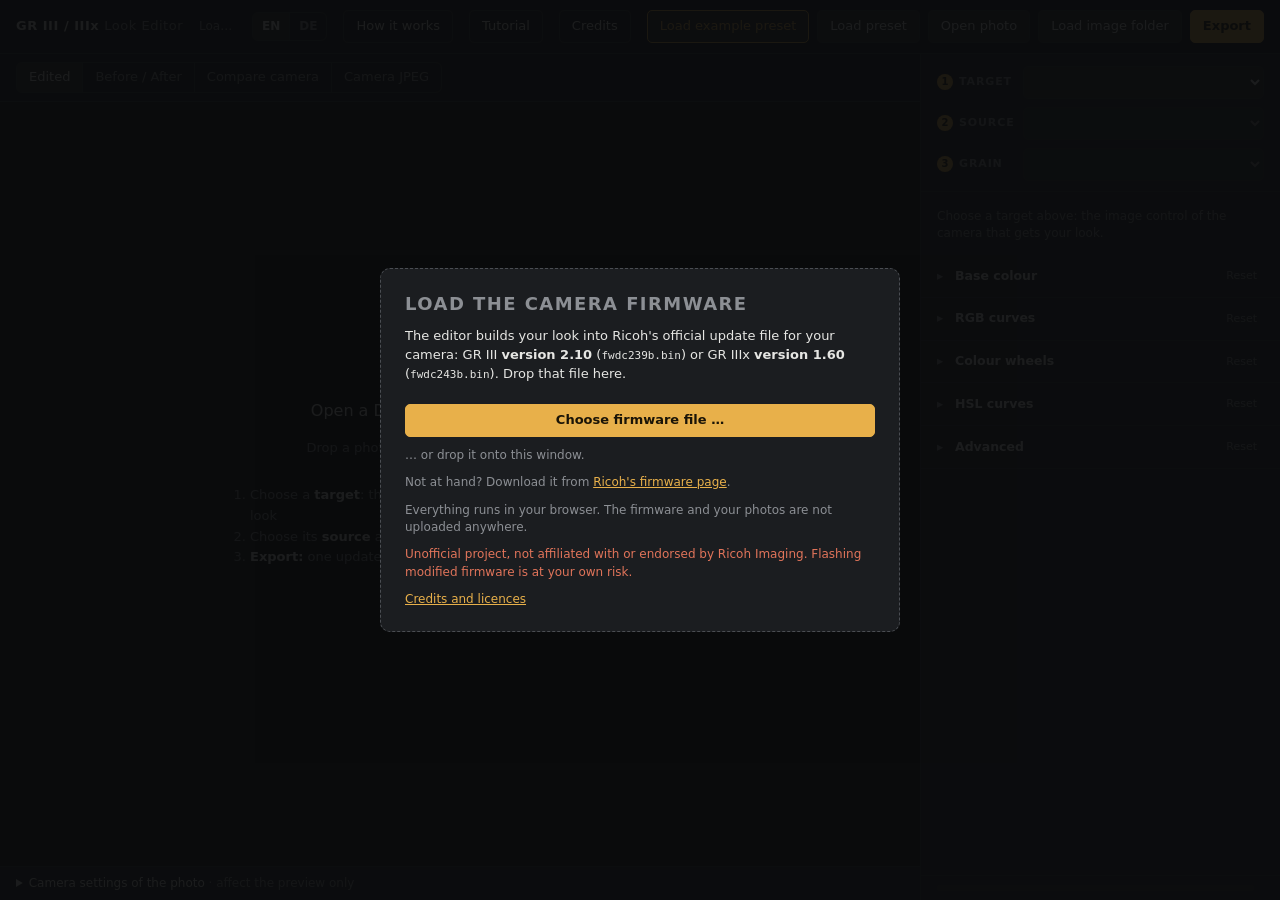
<file: editor/static/index.html>
<!doctype html>
<html lang="en">
<head>
<meta charset="utf-8">
<meta name="viewport" content="width=device-width, initial-scale=1">
<title>GR III / IIIx Look Editor</title>
<link rel="stylesheet" href="style.css">
<link rel="icon" href="data:,">
</head>
<body>
<header>
  <div class="brand">GR III / IIIx <span>Look Editor</span> <b class="beta" id="beta-badge" hidden>Beta</b></div>
  <div class="fw" id="fw-info">Loading firmware …</div>
  <div class="seg lang" id="lang" role="group" aria-label="Language">
    <button data-lang="en" type="button">EN</button><button data-lang="de" type="button">DE</button>
  </div>
  <button class="btn ghost" id="help-open" type="button" data-i18n="help_open">How it works</button>
  <a class="btn ghost" href="tutorial.html" data-i18n="tutorial">Tutorial</a>
  <button class="btn ghost credits-open" type="button" data-i18n="credits">Credits</button>
  <div class="open">
    <button class="btn accent" id="example-preset" type="button" data-i18n="example_preset">Load example preset</button>
    <label class="btn">
      <span data-i18n="load_preset">Load preset</span>
      <input type="file" id="head-preset-file" accept=".json,application/json" hidden>
    </label>
    <label class="btn">
      <span data-i18n="open_photo">Open photo</span>
      <input type="file" id="file" accept=".dng,.DNG,.json" hidden>
    </label>
    <button class="btn" id="folder-open" type="button"
      data-i18n="load_folder" data-i18n-title="load_folder_t">Load image folder</button>
    <input type="file" id="folder-file" webkitdirectory hidden>
    <button class="btn primary" id="export-open" type="button">Export</button>
  </div>
</header>
<div class="notice" id="notice" hidden>
  <span id="notice-text"></span>
  <button class="btn ghost" id="notice-close" type="button" aria-label="Close">×</button>
</div>

<main>
  <section class="stage">
    <div class="toolbar">
      <div class="seg" id="modes">
        <button data-mode="edit" class="on" data-i18n="mode_edit" data-i18n-title="mode_edit_t">Edited</button>
        <button data-mode="ab" data-i18n="mode_ab" data-i18n-title="mode_ab_t">Before / After</button>
        <button data-mode="camera" data-i18n="mode_camera" data-i18n-title="mode_camera_t">Compare camera</button>
        <button data-mode="jpeg" data-i18n="mode_jpeg" data-i18n-title="mode_jpeg_t">Camera JPEG</button>
      </div>
      <div class="shot" id="shot-info"></div>
    </div>
    <div class="canvas-wrap" id="wrap">
      <canvas id="view"></canvas>
      <canvas class="cover" id="preview-cover" hidden></canvas>
      <div class="split" id="split" hidden><div class="grip"></div></div>
      <div class="labels" id="labels" hidden><span id="label-l"></span><span id="label-r"></span></div>
      <div class="empty" id="empty">
        <p class="big" data-i18n="empty_title">Open a DNG from your GR III / GR IIIx</p>
        <p data-i18n-html="empty_drop"></p>
        <ol class="steps">
          <li data-i18n-html="empty_s1"></li>
          <li data-i18n-html="empty_s2"></li>
          <li data-i18n-html="empty_s3"></li>
        </ol>
      </div>
      <div class="busy" id="busy" hidden data-i18n="busy">Loading photo …</div>
    </div>
    <div class="filmstrip" id="filmstrip" hidden>
      <div class="strip" id="strip"></div>
    </div>
    <details class="drawer" id="shot-drawer">
      <summary><span data-i18n="drawer">Camera settings of the photo</span> <span class="muted" data-i18n="drawer_hint">· affect the preview only</span></summary>
      <div class="drawer-grid">
        <div class="slider"><label for="p-saturation"><span data-i18n="p_saturation">Saturation</span> <output id="p-saturation-out">0</output></label>
          <input type="range" id="p-saturation" min="-4" max="4" step="1" value="0"></div>
        <div class="slider"><label for="p-hue" data-i18n-title="p_hue_t"><span data-i18n="p_hue">Hue</span> <output id="p-hue-out">0</output></label>
          <input type="range" id="p-hue" min="-4" max="4" step="1" value="0"></div>
        <div class="slider"><label for="p-key"><span data-i18n="p_key">High/Low Key</span> <output id="p-key-out">0</output></label>
          <input type="range" id="p-key" min="-4" max="4" step="1" value="0"></div>
        <div class="slider"><label for="p-contrast"><span data-i18n="p_contrast">Contrast</span> <output id="p-contrast-out">0</output></label>
          <input type="range" id="p-contrast" min="-4" max="4" step="1" value="0"></div>
        <div class="slider"><label for="p-highlight"><span data-i18n="p_highlight">Highlight contrast</span> <output id="p-highlight-out">0</output></label>
          <input type="range" id="p-highlight" min="-4" max="4" step="1" value="0"></div>
        <div class="slider"><label for="p-shadowcorr" data-i18n-title="p_shadowcorr_t"><span data-i18n="p_shadowcorr">Shadow correction</span></label>
          <select id="p-shadowcorr">
            <option value="0" data-i18n="sc_off">Off</option><option value="1" data-i18n="sc_low">Low</option>
            <option value="2" data-i18n="sc_medium">Medium</option><option value="3" data-i18n="sc_strong">Strong</option>
          </select></div>
        <div class="slider"><label for="p-shadow"><span data-i18n="p_shadow">Shadow contrast</span> <output id="p-shadow-out">0</output></label>
          <input type="range" id="p-shadow" min="-4" max="4" step="1" value="0"></div>
        <div class="slider"><label for="ev"><span data-i18n="p_ev">Exposure</span> <output id="ev-out">0.0 EV</output></label>
          <input type="range" id="ev" min="-3" max="3" step="0.1" value="0"></div>
        <div class="slider"><label for="wb-k" data-i18n-title="p_wb_t"><span data-i18n="p_wb_k">Colour temperature</span> <output id="wb-k-out">as shot</output></label>
          <input type="range" class="grad" id="wb-k" min="2500" max="10000" step="10" value="5200"></div>
        <div class="slider"><label for="wb-ab" data-i18n-title="p_wb_t"><span data-i18n="p_wb_ab">Blue – Amber</span> <output id="wb-ab-out">0</output></label>
          <input type="range" class="grad" id="wb-ab" min="-14" max="14" step="1" value="0"></div>
        <div class="slider"><label for="wb-gm" data-i18n-title="p_wb_t"><span data-i18n="p_wb_gm">Green – Magenta</span> <output id="wb-gm-out">0</output></label>
          <input type="range" class="grad" id="wb-gm" min="-14" max="14" step="1" value="0"></div>
        <button class="btn" id="wb-reset" data-i18n="wb_reset">White balance as shot</button>
        <button class="btn" id="load-shot" data-i18n="load_shot" disabled>Load preview settings from DNG</button>
        <label class="check"><input type="checkbox" id="vignette" checked>
          <span data-i18n="vignette">Lens shading correction like the camera</span></label>
        <p class="note muted" id="vignette-note"></p>
      </div>
      <p class="note" id="tone-note">No photo loaded yet.</p>
      <p class="note muted" id="wb-note"></p>
    </details>
  </section>

  <aside>
    <!-- pinned: what gets the look, and what it starts from -->
    <div class="pick">
      <div class="pick-row">
        <label for="target"><span class="num">1</span><span data-i18n="target">Target</span></label>
        <select id="target"></select>
      </div>
      <div class="pick-row">
        <label for="source"><span class="num">2</span><span data-i18n="source">Source</span></label>
        <select id="source" disabled></select>
      </div>
      <div class="pick-row" id="print-row" hidden>
        <label for="print"><span class="num"></span><span data-i18n="print">Print</span></label>
        <select id="print"></select>
      </div>
      <details class="pick-sub" id="hc-box" hidden>
        <summary><span id="hc-sum">Film fitted for: highlight correction off</span></summary>
        <p class="note" id="hc-explain"></p>
        <div class="seg small" id="hc" role="group">
          <button type="button" data-hc="off" data-i18n="hc_off">without highlight correction</button>
          <button type="button" data-hc="on" data-i18n="hc_on">with highlight correction</button>
        </div>
        <p class="note warn" id="hc-note" hidden></p>
      </details>
      <details class="pick-sub" id="log-box" hidden>
        <summary><span data-i18n="grlog_sum">Post LUTs for GR-Log</span></summary>
        <p class="note" id="log-range" hidden></p>
        <p class="note" data-i18n="grlog_explain"></p>
        <div class="seg small" id="log-luts" role="group">
          <button type="button" data-to="standard" data-i18n="grlog_to_std">to Standard</button>
          <button type="button" data-to="rec709" data-i18n="grlog_to_709">to Rec.709</button>
          <button type="button" data-to="lut" data-i18n="grlog_to_lut" data-i18n-title="grlog_lut_t">through a LUT …</button>
        </div>
        <input type="file" id="log-lut-file" accept=".cube,.CUBE" hidden>
        <p class="note" id="log-msg" hidden></p>
      </details>
      <div class="pick-row">
        <label for="grain"><span class="num">3</span><span data-i18n="grain">Grain</span></label>
        <select id="grain" disabled></select>
      </div>
      <p class="note" id="pick-note" hidden></p>
      <button class="btn" id="lut-open" type="button" data-i18n="lut_open" hidden>Fit to a LUT …</button>
    </div>

    <!-- one scrolling column of the target's edits -->
    <div class="sections" id="sections">
      <p class="note none" id="no-target" data-i18n="no_target"></p>

      <details class="sec" id="sec-base" data-sec="base">
        <summary><span data-i18n="sec_base">Base colour</span><i class="dot"></i>
          <button class="reset" type="button" data-i18n="reset" data-i18n-title="reset_t">Reset</button></summary>
        <div class="body">
          <div id="base-edit">
            <div class="slider">
              <label for="sat"><span data-i18n="saturation">Saturation</span> <output id="sat-out">1.00</output></label>
              <input type="range" id="sat" min="0" max="2" step="0.01" value="1">
            </div>
            <div class="slider">
              <label for="hue"><span data-i18n="hue">Hue</span> <output id="hue-out">0°</output></label>
              <input type="range" id="hue" min="-45" max="45" step="0.5" value="0">
            </div>
            <h3 data-i18n-title="calib_note"><span data-i18n="calibration">Calibration</span> <span class="muted" data-i18n="calibration_hint">· like Lightroom</span></h3>
            <div class="calib" id="calib"></div>
          </div>
        </div>
      </details>

      <details class="sec" id="sec-curves" data-sec="curves">
        <summary><span data-i18n="sec_curves">RGB curves</span><i class="dot"></i>
          <button class="reset" type="button" data-i18n="reset" data-i18n-title="reset_t">Reset</button></summary>
        <div class="body">
          <div id="chan-variant">
            <div class="seg small" id="chan-sets" data-i18n-title="variant_t"></div>
          </div>
          <div class="seg small rgb" id="chan-channels"><button>RGB</button><button>R</button><button>G</button><button>B</button></div>
          <canvas id="chan-curve" width="560" height="560"></canvas>
          <p class="note muted" id="chan-title"></p>
          <div class="row">
            <button class="btn" id="chan-reset" data-i18n="reset_curve">Reset curve</button>
          </div>
        </div>
      </details>

      <details class="sec" id="sec-wheels" data-sec="wheels">
        <summary><span data-i18n="sec_wheels">Colour wheels</span><i class="dot"></i>
          <button class="reset" type="button" data-i18n="reset" data-i18n-title="reset_t">Reset</button></summary>
        <div class="body">
          <p class="note muted" id="grade-set"></p>
          <div class="wheels" id="wheels" data-i18n-title="wheels_note"></div>
          <div class="slider"><label for="grade-balance"><span data-i18n="balance">Balance shadows ↔ highlights</span> <output id="grade-balance-out">0</output></label>
            <input type="range" id="grade-balance" min="-100" max="100" step="1" value="0"></div>
        </div>
      </details>

      <details class="sec" id="sec-hsl" data-sec="hsl">
        <summary><span data-i18n="sec_hsl">HSL curves</span><i class="dot"></i>
          <button class="reset" type="button" data-i18n="reset" data-i18n-title="reset_t">Reset</button></summary>
        <div class="body">
          <div class="seg small" id="hsl-channels">
            <button data-ch="hue" data-i18n="hsl_hh">Hue vs Hue</button><button data-ch="sat" data-i18n="hsl_hs">Hue vs Sat</button><button data-ch="lum" data-i18n="hsl_hl">Hue vs Lum</button>
          </div>
          <canvas id="hsl-curve" width="560" height="260" data-i18n-title="hsl_curve_help"></canvas>
          <div class="hsl-foot"><span class="note muted" id="hsl-status"></span><output id="hsl-readout"></output></div>
          <div class="row"><button class="btn" id="hsl-reset-curve" data-i18n="hsl_reset_curve">Reset curve</button></div>
          <details class="adv">
            <summary data-i18n="hsl_protect" data-i18n-title="hsl_protect_note">Protect shadows and highlights</summary>
            <div class="slider"><label for="hsl-shadows"><span data-i18n="hsl_shadows">Shadows up to</span> <output id="hsl-shadows-out"></output></label>
              <input type="range" id="hsl-shadows" min="0" max="2048" step="16" value="0"></div>
            <div class="slider"><label for="hsl-hi"><span data-i18n="hsl_highlights">Highlights from</span> <output id="hsl-hi-out"></output></label>
              <input type="range" id="hsl-hi" min="2048" max="4096" step="16" value="4096"></div>
            <div class="slider"><label for="hsl-hi-w"><span data-i18n="hsl_hi_weight">Effect at white</span> <output id="hsl-hi-w-out"></output></label>
              <input type="range" id="hsl-hi-w" min="0" max="100" step="1" value="100"></div>
          </details>
        </div>
      </details>

      <details class="sec" id="sec-adv" data-sec="adv">
        <summary><span data-i18n="sec_adv">Advanced</span><i class="dot"></i>
          <button class="reset" type="button" data-i18n="reset" data-i18n-title="reset_t">Reset</button></summary>
        <div class="body">
          <div id="adv-matrix">
            <h3 data-i18n-title="matrix_note"><span data-i18n="matrix_adv">Matrix values</span> <span class="addr" id="addr"></span></h3>
            <div class="matrix" id="matrix"></div>
            <div class="sums" id="sums"></div>
            <h3 data-i18n-title="post_note"><span data-i18n="post_adv">Post matrix (after the tone curve)</span></h3>
            <div class="matrix" id="post"></div>
          </div>
          <h3 data-i18n="copy_adv">Copy curves</h3>
          <canvas id="chan-effective" width="560" height="300" data-i18n-title="dashed_neutral"></canvas>
          <div class="copy">
            <label for="chan-source" data-i18n="copy_one">Copy a single curve from</label>
            <select id="chan-source"></select>
            <button class="btn" id="chan-copy" data-i18n="copy_btn">Copy</button>
          </div>
          <div class="copy">
            <label for="chan-source-set" data-i18n="copy_set">Copy a whole variant from</label>
            <select id="chan-source-set"></select>
            <button class="btn" id="chan-copy-set" data-i18n="copy_btn">Copy</button>
          </div>
        </div>
      </details>
    </div>

    <!-- pinned: the shared free space of all targets together -->
    <div class="space" id="space">
      <div class="bar"><i id="space-bar"></i></div>
      <span id="space-text"></span>
    </div>
  </aside>
</main>

<section class="gate" id="fw-gate" hidden>
  <div class="gate-box">
    <h2 data-i18n="gate_title">Load the camera firmware</h2>
    <p data-i18n-html="gate_text"></p>
    <label class="btn primary wide">
      <span data-i18n="gate_pick">Choose firmware file …</span>
      <input type="file" id="gate-file" accept=".bin,.BIN" hidden>
    </label>
    <p class="note" id="gate-msg" data-i18n="gate_drop"></p>
    <p class="note muted" data-i18n-html="gate_where"></p>
    <p class="note muted" data-i18n="gate_local"></p>
    <p class="note warn" data-i18n="gate_unofficial"></p>
    <p class="note muted"><button class="link credits-open" type="button" data-i18n="credits_title">Credits and licences</button></p>
  </div>
</section>

<dialog id="lut-dlg">
  <h2><span data-i18n="lut_title">Fit to a LUT</span> · <span id="lut-target"></span></h2>
  <p class="note muted" data-i18n-html="lut_intro"></p>
  <label class="btn wide">
    <span id="lut-file-name" data-i18n="lut_pick">Choose a .cube file …</span>
    <input type="file" id="lut-file" accept=".cube,.CUBE" hidden>
  </label>
  <div class="slider"><label for="lut-input" data-i18n="lut_input">The LUT expects</label>
    <select id="lut-input">
      <option value="display" data-i18n="lut_in_display">a finished image (applied to Standard)</option>
      <option value="linear" data-i18n="lut_in_linear">linear sRGB</option>
      <option value="grlog" data-i18n="lut_in_grlog">GR log (spektrafilm tool)</option>
    </select></div>
  <label class="check"><input type="checkbox" id="lut-post" checked>
    <span data-i18n="lut_post">Post matrix (after the tone curve)</span></label>
  <label class="check"><input type="checkbox" id="lut-hsl" checked>
    <span data-i18n="lut_hsl">HSL</span></label>
  <label class="check"><input type="checkbox" id="lut-hc">
    <span data-i18n="lut_hc">For highlight correction on</span></label>
  <p class="note warn" data-i18n="lut_replaces"></p>
  <button class="btn primary wide" id="lut-fit" data-i18n="lut_fit" disabled>Fit</button>
  <p class="note" id="lut-msg"></p>
  <table class="lut-report" id="lut-report" hidden></table>
  <p class="note muted" id="lut-report-note" data-i18n="lut_report_note" hidden></p>
  <form method="dialog"><button class="btn" data-i18n="close">Close</button></form>
</dialog>

<dialog id="export-dlg">
  <h2 data-i18n="export_title">Export</h2>
  <p class="note" id="export-none" data-i18n="export_none" hidden></p>
  <ul class="changes" id="changes"></ul>
  <p class="note muted" id="space-export"></p>
  <p class="note warn" data-i18n="risk"></p>
  <label class="check"><input type="checkbox" id="risk-ok">
    <span data-i18n="risk_ok">I understand the risk and flash the file at my own responsibility.</span></label>
  <label class="check" data-i18n-title="video_m_t"><input type="checkbox" id="video-export">
    <span data-i18n="video_m">Video: manual exposure mode (M) in movie</span></label>
  <button class="btn primary wide" id="export" data-i18n="create_update" disabled>Create update file</button>
  <p class="note" id="export-msg"></p>
  <div id="video-applied" hidden>
    <p class="note muted" data-i18n="video_applied">Video patches applied:</p>
    <ul class="changes" id="video-list"></ul>
  </div>
  <div class="downloads" id="downloads" hidden>
    <a class="btn primary wide" id="dl-update" download data-i18n="dl_update">Download update file</a>
    <a class="btn wide" id="dl-preset" download data-i18n="dl_preset">Save preset</a>
  </div>
  <details class="adv">
    <summary data-i18n="flash">Put it on the camera</summary>
    <ol class="howto">
      <li data-i18n-html="flash_1"></li>
      <li data-i18n-html="flash_2"></li>
      <li data-i18n-html="flash_3"></li>
      <li id="flash-4"></li>
      <li data-i18n-html="flash_5"></li>
    </ol>
  </details>
  <details class="adv" id="ram-box">
    <summary data-i18n="ram">Test without flashing (SD card, experimental)</summary>
    <p class="note muted" data-i18n-html="ram_note"></p>
    <p class="note muted" data-i18n="ram_setup">Once per camera (GR III only): the loader and the files that turn the SD scripts on and off.</p>
    <a class="btn wide" id="dl-ram-setup" href="ramload/GR-RAMLOAD.zip" download data-i18n="ram_setup_dl">Download setup package (GR-RAMLOAD.zip)</a>
    <p class="note" data-i18n-html="ram_base_why"></p>
    <p class="note muted" data-i18n-html="ram_base_hint"></p>
    <p class="note"><label for="ram-base" data-i18n="ram_base">Firmware on the camera:</label></p>
    <p><input type="file" id="ram-base"></p>
    <p class="note muted" id="ram-base-note" data-i18n="ram_base_none">None chosen: the camera runs the official firmware.</p>
    <button class="btn wide" id="ram-export" data-i18n="ram_create" disabled>Create RAM patch</button>
    <p class="note" id="ram-msg"></p>
    <a class="btn primary wide" id="dl-ram" download="LOOK.PAT" data-i18n="ram_dl" hidden>Download LOOK.PAT</a>
  </details>
  <form method="dialog"><button class="btn" data-i18n="close">Close</button></form>
</dialog>

<dialog id="help">
  <h2 data-i18n="help_open">How it works</h2>
  <p class="note" data-i18n-html="help_intro"></p>
  <ol class="steps">
    <li data-i18n-html="help_1"></li>
    <li data-i18n-html="help_2"></li>
    <li data-i18n-html="help_3"></li>
    <li data-i18n-html="help_4"></li>
    <li data-i18n-html="help_5"></li>
  </ol>
  <details class="adv">
    <summary data-i18n="help_more">Details</summary>
    <ul class="howto">
      <li data-i18n-html="help_cross"></li>
      <li data-i18n-html="help_hdr"></li>
      <li data-i18n-html="help_bleach"></li>
      <li data-i18n-html="help_curves"></li>
      <li data-i18n-html="help_wheels"></li>
      <li data-i18n-html="help_hsl"></li>
      <li data-i18n-html="help_space"></li>
      <li data-i18n-html="help_presets"></li>
      <li data-i18n-html="help_films"></li>
      <li data-i18n-html="help_grlog"></li>
    </ul>
  </details>
  <p class="note" data-i18n-html="help_tutorial"></p>
  <p class="note warn" data-i18n="help_risk"></p>
  <p class="note muted"><button class="link credits-open" type="button" data-i18n="credits_title">Credits and licences</button></p>
  <form method="dialog"><button class="btn primary" data-i18n="help_go">Let's go</button></form>
</dialog>

<dialog id="credits">
  <h2 data-i18n="credits_title">Credits and licences</h2>
  <p class="note" data-i18n="credits_intro"></p>
  <ul class="howto credits">
    <li data-i18n-html="credits_films"></li>
    <li data-i18n-html="credits_fw"></li>
    <li data-i18n-html="credits_libs"></li>
    <li data-i18n-html="credits_tools"></li>
  </ul>
  <p class="note muted" data-i18n-html="credits_ricoh"></p>
  <p class="note muted" data-i18n-html="credits_editor"></p>
  <form method="dialog"><button class="btn" data-i18n="close">Close</button></form>
</dialog>

<script src="i18n.js"></script>
<script src="bridge.js"></script>
<script src="wb.js"></script>
<script src="hsl.js"></script>
<script src="targets.js"></script>
<script src="app.js"></script>
<script src="presets.js"></script>
<script src="lut.js"></script>
<script src="filmstrip.js"></script>
</body>
</html>
</file>
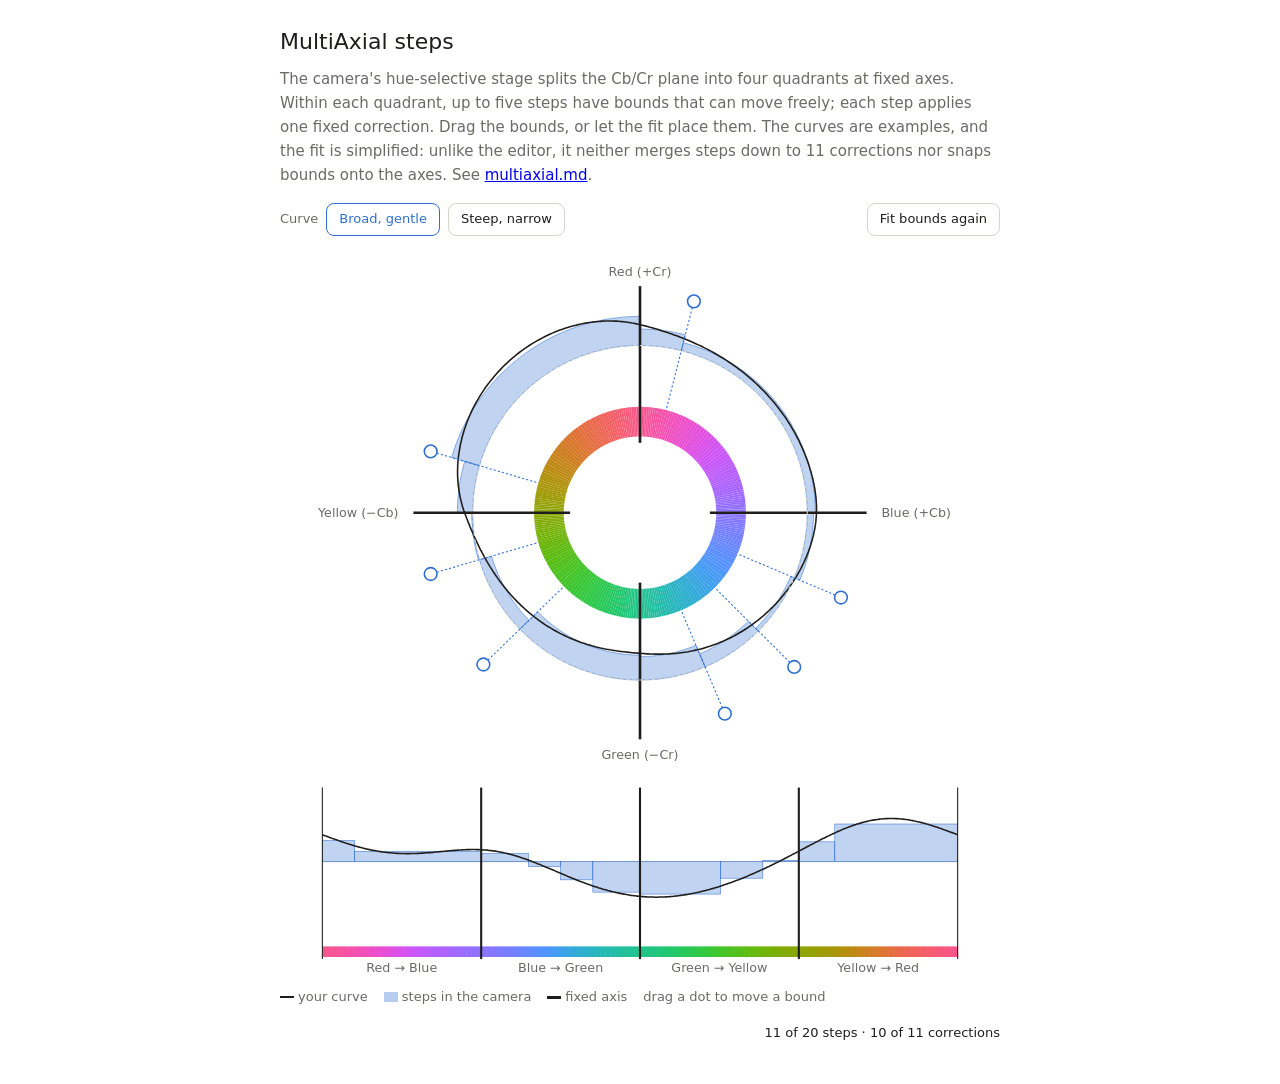
<file: docs/multiaxial-steps.html>
<!doctype html>
<html lang="en">
<head>
<meta charset="utf-8">
<meta name="viewport" content="width=device-width, initial-scale=1">
<title>MultiAxial steps</title>
<style>
:root {
  --bg: #ffffff; --surface: #f4f3ef; --text: #1f1e1c; --muted: #6b6a65;
  --border: #d6d4cc; --accent: #2f6fd0;
}
@media (prefers-color-scheme: dark) {
  :root:not([data-theme="light"]) {
    --bg: #121315; --surface: #1d1e21; --text: #e8e6e1; --muted: #9c9a92;
    --border: #3a3b3f; --accent: #6aa3f0;
  }
}
:root[data-theme="dark"] {
  --bg: #121315; --surface: #1d1e21; --text: #e8e6e1; --muted: #9c9a92;
  --border: #3a3b3f; --accent: #6aa3f0;
}
body { margin: 0; background: var(--bg); color: var(--text); font: 15px/1.6 system-ui, -apple-system, sans-serif; }
main { max-width: 720px; margin: 0 auto; padding: 24px 16px 40px; }
h1 { font-size: 22px; font-weight: 500; margin: 0 0 8px; }
p { color: var(--muted); margin: 0 0 16px; }
.bar { display: flex; flex-wrap: wrap; align-items: center; gap: 8px; margin: 0 0 12px; font-size: 13px; color: var(--muted); }
.bar .gap { flex: 1; }
button { font: inherit; font-size: 13px; color: var(--text); background: transparent; border: 1px solid var(--border); border-radius: 8px; padding: 5px 12px; cursor: pointer; }
button:hover { background: var(--surface); }
button.on { border-color: var(--accent); color: var(--accent); }
svg { display: block; width: 100%; height: auto; touch-action: none; }
svg text { font-size: 12px; fill: var(--muted); }
.hd { cursor: grab; }
.legend { display: flex; gap: 16px; flex-wrap: wrap; font-size: 13px; color: var(--muted); margin-top: 8px; }
.legend i { display: inline-block; width: 14px; vertical-align: middle; margin-right: 4px; }
#stat { margin-left: auto; color: var(--text); }
</style>
</head>
<body>
<main>
<h1>MultiAxial steps</h1>
<p>The camera's hue-selective stage splits the Cb/Cr plane into four quadrants at fixed axes. Within each quadrant,
up to five steps have bounds that can move freely; each step applies one fixed correction. Drag the bounds, or let
the fit place them. The curves are examples, and the fit is simplified: unlike the editor, it neither merges steps
down to 11 corrections nor snaps bounds onto the axes. See <a href="multiaxial.md">multiaxial.md</a>.</p>
<div class="bar">
  <span>Curve</span>
  <button id="b-broad" class="on">Broad, gentle</button>
  <button id="b-steep">Steep, narrow</button>
  <span class="gap"></span>
  <button id="b-fit">Fit bounds again</button>
</div>
<svg id="wheel" viewBox="0 0 680 500" role="img" aria-label="Colour wheel with quadrants and steps">
  <g id="hue"></g><g id="steps"></g><g id="curve"></g><g id="axes"></g><g id="bounds"></g>
</svg>
<svg id="strip" viewBox="0 0 680 190" role="img" aria-label="The curve unrolled over hue"></svg>
<div class="legend">
  <span><i style="height:2px;background:var(--text)"></i>your curve</span>
  <span><i style="height:10px;background:var(--accent);opacity:.35"></i>steps in the camera</span>
  <span><i style="height:3px;background:var(--text)"></i>fixed axis</span>
  <span>drag a dot to move a bound</span>
  <span id="stat"></span>
</div>
</main>
<script>
// hue coordinate 0..8192 in the editor's order: four quadrants of 2048, each
// running from one chroma axis to the next; within a quadrant the coordinate
// is 2048 * b / (a + b), a and b the components along the two axes
const NS = "http://www.w3.org/2000/svg";
const CX = 340, CY = 250, RH0 = 72, RH1 = 100, RB = 158, SC = 1.0, RA = 208, RL = 228;
const Q = 2048, C = 8192, BINS = 512;
const AX = [[0, 1], [1, 0], [0, -1], [-1, 0]];          // (Cb, Cr): +Cr, +Cb, -Cr, -Cb
const AXN = ["Red (+Cr)", "Blue (+Cb)", "Green (−Cr)", "Yellow (−Cb)"];
let mode = "broad", bounds = [[], [], [], []], curveV = [];

const $ = (id) => document.getElementById(id);
const el = (t, a, p) => {
  const e = document.createElementNS(NS, t);
  for (const k in a) e.setAttribute(k, a[k]);
  if (p) p.appendChild(e);
  return e;
};

function dirOf(h) {
  h = ((h % C) + C) % C;
  const q = Math.min(3, Math.floor(h / Q)), t = (h - q * Q) / Q, A = AX[q], B = AX[(q + 1) % 4];
  return [(1 - t) * A[0] + t * B[0], (1 - t) * A[1] + t * B[1]];
}
function pt(h, r) {
  const d = dirOf(h), a = Math.atan2(-d[1], d[0]);
  return [CX + r * Math.cos(a), CY + r * Math.sin(a)];
}
// BT.601 YCbCr -> RGB at mid grey, for the colour ring only
function rgb(h) {
  const d = dirOf(h), n = Math.hypot(d[0], d[1]), cb = d[0] / n * 0.3, cr = d[1] / n * 0.3, Y = 0.55;
  const c = (v) => Math.round(255 * Math.max(0, Math.min(1, v)));
  return `rgb(${c(Y + 1.402 * cr)},${c(Y - 0.344 * cb - 0.714 * cr)},${c(Y + 1.772 * cb)})`;
}
function gauss(h, c, w) { let d = Math.abs(h - c); d = Math.min(d, C - d); return Math.exp(-0.5 * (d / w) ** 2); }
function curve(h) {
  return mode === "broad"
    ? 32 * gauss(h, 7300, 900) - 26 * gauss(h, 4300, 1100) + 12 * gauss(h, 2200, 700)
    : 40 * gauss(h, 7600, 160) - 35 * gauss(h, 4500, 200) + 30 * gauss(h, 1500, 140) - 20 * gauss(h, 5600, 120);
}
function sample() { curveV = []; for (let i = 0; i < BINS; i++) curveV.push(curve((i + 0.5) * C / BINS)); }

// least squares split of one quadrant into at most 5 steps; every edge pays a cost
function fitQuadrant(q) {
  const n = BINS / 4, v = curveV.slice(q * n, q * n + n), S = [0], S2 = [0];
  v.forEach((x) => { S.push(S[S.length - 1] + x); S2.push(S2[S2.length - 1] + x * x); });
  const cost = (i, j) => { const m = (S[j] - S[i]) / (j - i); return S2[j] - S2[i] - m * m * (j - i); };
  const lam = mode === "broad" ? 600 : 200;
  const dp = [Array(n + 1).fill(1e18)], par = [[]];
  dp[0][0] = 0;
  let best = { c: 1e18 };
  for (let k = 1; k <= 5; k++) {
    dp[k] = Array(n + 1).fill(1e18); par[k] = Array(n + 1).fill(0);
    for (let j = 1; j <= n; j++)
      for (let i = k - 1; i < j; i++) {
        const c = dp[k - 1][i] + cost(i, j);
        if (c < dp[k][j]) { dp[k][j] = c; par[k][j] = i; }
      }
    const total = dp[k][n] + lam * (k - 1);
    if (total < best.c) best = { c: total, k };
  }
  const cuts = [];
  let j = n;
  for (let k = best.k; k > 1; k--) { j = par[k][j]; cuts.unshift(j * Q / n); }
  while (cuts.length < 4) cuts.push(Q);    // unused bounds collapse onto the quadrant's end
  return cuts;
}
function fit() { bounds = [0, 1, 2, 3].map(fitQuadrant); draw(); }

// each step's value is the mean of the curve over its range
function steps() {
  const out = [];
  for (let q = 0; q < 4; q++) {
    const b = [0, ...bounds[q], Q];
    for (let s = 0; s < 5; s++) {
      const lo = q * Q + b[s], hi = q * Q + b[s + 1];
      if (hi - lo < 1) continue;
      const i0 = Math.round(lo / 16), i1 = Math.round(hi / 16);
      let m = 0;
      for (let i = i0; i < i1; i++) m += curveV[i];
      out.push({ lo, hi, v: i1 > i0 ? m / (i1 - i0) : curve((lo + hi) / 2) });
    }
  }
  return out;
}

const path = (pts) => "M" + pts.map((p) => p.map((x) => x.toFixed(1)).join(",")).join("L");
function arc(lo, hi, r0, r1, parent, attrs) {
  const n = Math.max(2, Math.ceil((hi - lo) / 32)), a = [], b = [];
  for (let i = 0; i <= n; i++) { const h = lo + (hi - lo) * i / n; a.push(pt(h, r1)); b.unshift(pt(h, r0)); }
  return el("path", Object.assign({ d: path(a.concat(b)) + "Z" }, attrs), parent);
}

function drawStatic() {
  for (let i = 0; i < 256; i++) arc(i * 32, i * 32 + 33, RH0, RH1, $("hue"), { fill: rgb(i * 32 + 16) });
  const ax = $("axes");
  for (let q = 0; q < 4; q++) {
    const h = q * Q, [x0, y0] = pt(h, RH0 - 6), [x1, y1] = pt(h, RA + 6), [lx, ly] = pt(h, RL);
    el("line", { x1: x0, y1: y0, x2: x1, y2: y1, stroke: "var(--text)", "stroke-width": 2.5 }, ax);
    const t = el("text", { x: lx, y: ly, "text-anchor": lx > CX + 5 ? "start" : lx < CX - 5 ? "end" : "middle",
                           "dominant-baseline": "central" }, ax);
    t.textContent = AXN[q];
  }
  el("circle", { cx: CX, cy: CY, r: RB, fill: "none", stroke: "var(--border)", "stroke-dasharray": "3 3" }, ax);
}

function draw() {
  const sg = $("steps"), cg = $("curve"), bg = $("bounds");
  sg.innerHTML = cg.innerHTML = bg.innerHTML = "";
  const S = steps();
  for (const s of S) {
    const r = RB + s.v * SC;
    arc(s.lo, s.hi, Math.min(RB, r), Math.max(RB, r) + 0.01, sg,
        { fill: "var(--accent)", "fill-opacity": 0.3, stroke: "var(--accent)", "stroke-width": 0.5 });
  }
  const P = [];
  for (let i = 0; i <= BINS; i++) { const h = i * C / BINS; P.push(pt(h, RB + curve(h) * SC)); }
  el("path", { d: path(P), fill: "none", stroke: "var(--text)", "stroke-width": 1.5 }, cg);
  for (let q = 0; q < 4; q++)
    bounds[q].forEach((u, k) => {
      if (u <= 0 || u >= Q) return;
      const h = q * Q + u, [x0, y0] = pt(h, RH1 + 2), [x1, y1] = pt(h, RA - 8), [hx, hy] = pt(h, RA - 2);
      el("line", { x1: x0, y1: y0, x2: x1, y2: y1, stroke: "var(--accent)", "stroke-dasharray": "2 2" }, bg);
      const c = el("circle", { cx: hx, cy: hy, r: 6, fill: "var(--bg)", stroke: "var(--accent)", "stroke-width": 1.5, class: "hd" }, bg);
      c.onpointerdown = (e) => startDrag(e, q, k);
    });
  drawStrip(S);
  const corrections = new Set(S.filter((s) => Math.abs(s.v) > 1).map((s) => Math.round(s.v)));
  $("stat").textContent = `${S.length} of 20 steps · ${corrections.size} of 11 corrections`;
}

function drawStrip(S) {
  const sv = $("strip"), X0 = 40, W = 600, Y0 = 80, K = 1.3, x = (h) => X0 + h / C * W;
  sv.innerHTML = "";
  for (let i = 0; i < 128; i++) el("rect", { x: x(i * 64), y: 160, width: W / 128 + 0.5, height: 10, fill: rgb(i * 64 + 32) }, sv);
  el("line", { x1: X0, y1: Y0, x2: X0 + W, y2: Y0, stroke: "var(--border)" }, sv);
  for (const s of S)
    el("rect", { x: x(s.lo), y: Math.min(Y0, Y0 - s.v * K), width: x(s.hi) - x(s.lo), height: Math.abs(s.v * K) + 0.01,
                 fill: "var(--accent)", "fill-opacity": 0.3, stroke: "var(--accent)", "stroke-width": 0.5 }, sv);
  const P = [];
  for (let i = 0; i <= BINS; i++) { const h = i * C / BINS; P.push([x(h), Y0 - curve(h) * K]); }
  el("path", { d: path(P), fill: "none", stroke: "var(--text)", "stroke-width": 1.5 }, sv);
  for (let q = 0; q <= 4; q++) {
    el("line", { x1: x(q * Q), y1: 10, x2: x(q * Q), y2: 172, stroke: "var(--text)", "stroke-width": q % 4 ? 2 : 1 }, sv);
    if (q < 4) {
      const t = el("text", { x: x(q * Q + Q / 2), y: 184, "text-anchor": "middle" }, sv);
      t.textContent = AXN[q].split(" ")[0] + " → " + AXN[(q + 1) % 4].split(" ")[0];
    }
  }
}

let drag = null;
function startDrag(e, q, k) {
  e.preventDefault();
  drag = { q, k };
  window.onpointermove = moveDrag;
  window.onpointerup = () => { drag = null; window.onpointermove = null; };
}
// a bound stays inside its quadrant and between its neighbours
function moveDrag(e) {
  if (!drag) return;
  const r = $("wheel").getBoundingClientRect(), s = 680 / r.width;
  const cb = (e.clientX - r.left) * s - CX, cr = -((e.clientY - r.top) * s - CY);
  const { q, k } = drag, A = AX[q], B = AX[(q + 1) % 4];
  let a = cb * A[0] + cr * A[1], b = cb * B[0] + cr * B[1];
  if (a < 0 && b < 0) return;
  a = Math.max(0, a); b = Math.max(0, b);
  const lo = k ? bounds[q][k - 1] : 0, hi = k < 3 ? bounds[q][k + 1] : Q;
  const u = Math.max(lo + 16, Math.min(hi - 16, Q * b / (a + b || 1)));
  bounds[q][k] = Math.round(u / 16) * 16;
  draw();
}

function setCurve(m) {
  mode = m;
  $("b-broad").classList.toggle("on", m === "broad");
  $("b-steep").classList.toggle("on", m === "steep");
  sample(); fit();
}
$("b-broad").onclick = () => setCurve("broad");
$("b-steep").onclick = () => setCurve("steep");
$("b-fit").onclick = fit;
drawStatic(); sample(); fit();
</script>
</body>
</html>
</file>
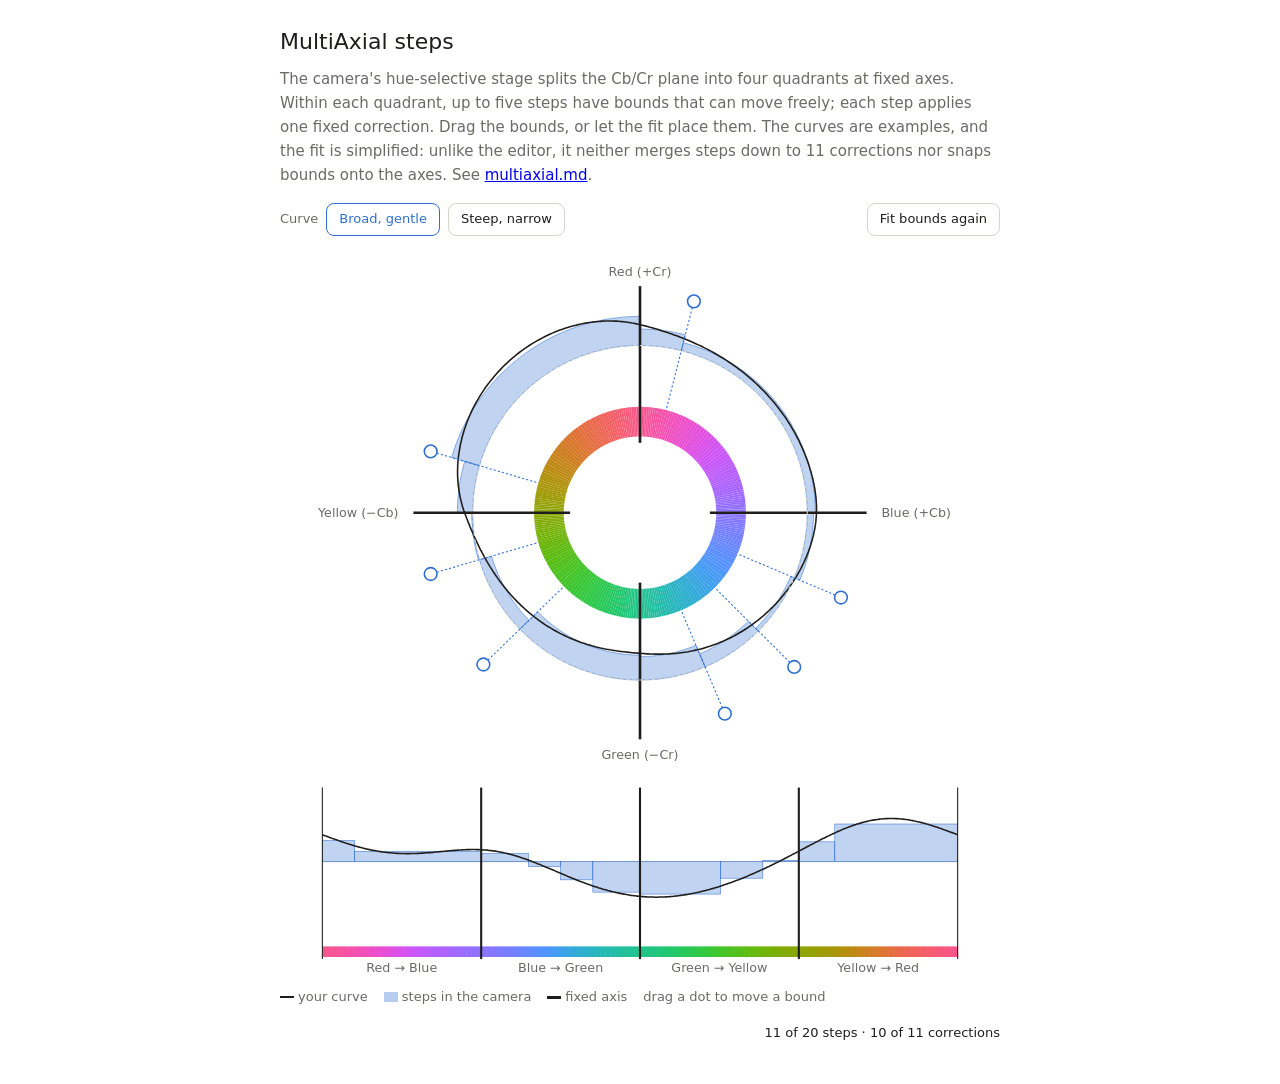
<file: editor/static/multiaxial-steps.html>
<!doctype html>
<html lang="en">
<head>
<meta charset="utf-8">
<meta name="viewport" content="width=device-width, initial-scale=1">
<title>MultiAxial steps</title>
<style>
:root {
  --bg: #ffffff; --surface: #f4f3ef; --text: #1f1e1c; --muted: #6b6a65;
  --border: #d6d4cc; --accent: #2f6fd0;
}
@media (prefers-color-scheme: dark) {
  :root:not([data-theme="light"]) {
    --bg: #121315; --surface: #1d1e21; --text: #e8e6e1; --muted: #9c9a92;
    --border: #3a3b3f; --accent: #6aa3f0;
  }
}
:root[data-theme="dark"] {
  --bg: #121315; --surface: #1d1e21; --text: #e8e6e1; --muted: #9c9a92;
  --border: #3a3b3f; --accent: #6aa3f0;
}
body { margin: 0; background: var(--bg); color: var(--text); font: 15px/1.6 system-ui, -apple-system, sans-serif; }
main { max-width: 720px; margin: 0 auto; padding: 24px 16px 40px; }
h1 { font-size: 22px; font-weight: 500; margin: 0 0 8px; }
p { color: var(--muted); margin: 0 0 16px; }
.bar { display: flex; flex-wrap: wrap; align-items: center; gap: 8px; margin: 0 0 12px; font-size: 13px; color: var(--muted); }
.bar .gap { flex: 1; }
button { font: inherit; font-size: 13px; color: var(--text); background: transparent; border: 1px solid var(--border); border-radius: 8px; padding: 5px 12px; cursor: pointer; }
button:hover { background: var(--surface); }
button.on { border-color: var(--accent); color: var(--accent); }
svg { display: block; width: 100%; height: auto; touch-action: none; }
svg text { font-size: 12px; fill: var(--muted); }
.hd { cursor: grab; }
.legend { display: flex; gap: 16px; flex-wrap: wrap; font-size: 13px; color: var(--muted); margin-top: 8px; }
.legend i { display: inline-block; width: 14px; vertical-align: middle; margin-right: 4px; }
#stat { margin-left: auto; color: var(--text); }
</style>
</head>
<body>
<main>
<h1>MultiAxial steps</h1>
<p>The camera's hue-selective stage splits the Cb/Cr plane into four quadrants at fixed axes. Within each quadrant,
up to five steps have bounds that can move freely; each step applies one fixed correction. Drag the bounds, or let
the fit place them. The curves are examples, and the fit is simplified: unlike the editor, it neither merges steps
down to 11 corrections nor snaps bounds onto the axes. See <a href="https://github.com/judgem00/gr3-look-editor/blob/master/docs/multiaxial.md">multiaxial.md</a>.</p>
<div class="bar">
  <span>Curve</span>
  <button id="b-broad" class="on">Broad, gentle</button>
  <button id="b-steep">Steep, narrow</button>
  <span class="gap"></span>
  <button id="b-fit">Fit bounds again</button>
</div>
<svg id="wheel" viewBox="0 0 680 500" role="img" aria-label="Colour wheel with quadrants and steps">
  <g id="hue"></g><g id="steps"></g><g id="curve"></g><g id="axes"></g><g id="bounds"></g>
</svg>
<svg id="strip" viewBox="0 0 680 190" role="img" aria-label="The curve unrolled over hue"></svg>
<div class="legend">
  <span><i style="height:2px;background:var(--text)"></i>your curve</span>
  <span><i style="height:10px;background:var(--accent);opacity:.35"></i>steps in the camera</span>
  <span><i style="height:3px;background:var(--text)"></i>fixed axis</span>
  <span>drag a dot to move a bound</span>
  <span id="stat"></span>
</div>
</main>
<script>
// hue coordinate 0..8192 in the editor's order: four quadrants of 2048, each
// running from one chroma axis to the next; within a quadrant the coordinate
// is 2048 * b / (a + b), a and b the components along the two axes
const NS = "http://www.w3.org/2000/svg";
const CX = 340, CY = 250, RH0 = 72, RH1 = 100, RB = 158, SC = 1.0, RA = 208, RL = 228;
const Q = 2048, C = 8192, BINS = 512;
const AX = [[0, 1], [1, 0], [0, -1], [-1, 0]];          // (Cb, Cr): +Cr, +Cb, -Cr, -Cb
const AXN = ["Red (+Cr)", "Blue (+Cb)", "Green (−Cr)", "Yellow (−Cb)"];
let mode = "broad", bounds = [[], [], [], []], curveV = [];

const $ = (id) => document.getElementById(id);
const el = (t, a, p) => {
  const e = document.createElementNS(NS, t);
  for (const k in a) e.setAttribute(k, a[k]);
  if (p) p.appendChild(e);
  return e;
};

function dirOf(h) {
  h = ((h % C) + C) % C;
  const q = Math.min(3, Math.floor(h / Q)), t = (h - q * Q) / Q, A = AX[q], B = AX[(q + 1) % 4];
  return [(1 - t) * A[0] + t * B[0], (1 - t) * A[1] + t * B[1]];
}
function pt(h, r) {
  const d = dirOf(h), a = Math.atan2(-d[1], d[0]);
  return [CX + r * Math.cos(a), CY + r * Math.sin(a)];
}
// BT.601 YCbCr -> RGB at mid grey, for the colour ring only
function rgb(h) {
  const d = dirOf(h), n = Math.hypot(d[0], d[1]), cb = d[0] / n * 0.3, cr = d[1] / n * 0.3, Y = 0.55;
  const c = (v) => Math.round(255 * Math.max(0, Math.min(1, v)));
  return `rgb(${c(Y + 1.402 * cr)},${c(Y - 0.344 * cb - 0.714 * cr)},${c(Y + 1.772 * cb)})`;
}
function gauss(h, c, w) { let d = Math.abs(h - c); d = Math.min(d, C - d); return Math.exp(-0.5 * (d / w) ** 2); }
function curve(h) {
  return mode === "broad"
    ? 32 * gauss(h, 7300, 900) - 26 * gauss(h, 4300, 1100) + 12 * gauss(h, 2200, 700)
    : 40 * gauss(h, 7600, 160) - 35 * gauss(h, 4500, 200) + 30 * gauss(h, 1500, 140) - 20 * gauss(h, 5600, 120);
}
function sample() { curveV = []; for (let i = 0; i < BINS; i++) curveV.push(curve((i + 0.5) * C / BINS)); }

// least squares split of one quadrant into at most 5 steps; every edge pays a cost
function fitQuadrant(q) {
  const n = BINS / 4, v = curveV.slice(q * n, q * n + n), S = [0], S2 = [0];
  v.forEach((x) => { S.push(S[S.length - 1] + x); S2.push(S2[S2.length - 1] + x * x); });
  const cost = (i, j) => { const m = (S[j] - S[i]) / (j - i); return S2[j] - S2[i] - m * m * (j - i); };
  const lam = mode === "broad" ? 600 : 200;
  const dp = [Array(n + 1).fill(1e18)], par = [[]];
  dp[0][0] = 0;
  let best = { c: 1e18 };
  for (let k = 1; k <= 5; k++) {
    dp[k] = Array(n + 1).fill(1e18); par[k] = Array(n + 1).fill(0);
    for (let j = 1; j <= n; j++)
      for (let i = k - 1; i < j; i++) {
        const c = dp[k - 1][i] + cost(i, j);
        if (c < dp[k][j]) { dp[k][j] = c; par[k][j] = i; }
      }
    const total = dp[k][n] + lam * (k - 1);
    if (total < best.c) best = { c: total, k };
  }
  const cuts = [];
  let j = n;
  for (let k = best.k; k > 1; k--) { j = par[k][j]; cuts.unshift(j * Q / n); }
  while (cuts.length < 4) cuts.push(Q);    // unused bounds collapse onto the quadrant's end
  return cuts;
}
function fit() { bounds = [0, 1, 2, 3].map(fitQuadrant); draw(); }

// each step's value is the mean of the curve over its range
function steps() {
  const out = [];
  for (let q = 0; q < 4; q++) {
    const b = [0, ...bounds[q], Q];
    for (let s = 0; s < 5; s++) {
      const lo = q * Q + b[s], hi = q * Q + b[s + 1];
      if (hi - lo < 1) continue;
      const i0 = Math.round(lo / 16), i1 = Math.round(hi / 16);
      let m = 0;
      for (let i = i0; i < i1; i++) m += curveV[i];
      out.push({ lo, hi, v: i1 > i0 ? m / (i1 - i0) : curve((lo + hi) / 2) });
    }
  }
  return out;
}

const path = (pts) => "M" + pts.map((p) => p.map((x) => x.toFixed(1)).join(",")).join("L");
function arc(lo, hi, r0, r1, parent, attrs) {
  const n = Math.max(2, Math.ceil((hi - lo) / 32)), a = [], b = [];
  for (let i = 0; i <= n; i++) { const h = lo + (hi - lo) * i / n; a.push(pt(h, r1)); b.unshift(pt(h, r0)); }
  return el("path", Object.assign({ d: path(a.concat(b)) + "Z" }, attrs), parent);
}

function drawStatic() {
  for (let i = 0; i < 256; i++) arc(i * 32, i * 32 + 33, RH0, RH1, $("hue"), { fill: rgb(i * 32 + 16) });
  const ax = $("axes");
  for (let q = 0; q < 4; q++) {
    const h = q * Q, [x0, y0] = pt(h, RH0 - 6), [x1, y1] = pt(h, RA + 6), [lx, ly] = pt(h, RL);
    el("line", { x1: x0, y1: y0, x2: x1, y2: y1, stroke: "var(--text)", "stroke-width": 2.5 }, ax);
    const t = el("text", { x: lx, y: ly, "text-anchor": lx > CX + 5 ? "start" : lx < CX - 5 ? "end" : "middle",
                           "dominant-baseline": "central" }, ax);
    t.textContent = AXN[q];
  }
  el("circle", { cx: CX, cy: CY, r: RB, fill: "none", stroke: "var(--border)", "stroke-dasharray": "3 3" }, ax);
}

function draw() {
  const sg = $("steps"), cg = $("curve"), bg = $("bounds");
  sg.innerHTML = cg.innerHTML = bg.innerHTML = "";
  const S = steps();
  for (const s of S) {
    const r = RB + s.v * SC;
    arc(s.lo, s.hi, Math.min(RB, r), Math.max(RB, r) + 0.01, sg,
        { fill: "var(--accent)", "fill-opacity": 0.3, stroke: "var(--accent)", "stroke-width": 0.5 });
  }
  const P = [];
  for (let i = 0; i <= BINS; i++) { const h = i * C / BINS; P.push(pt(h, RB + curve(h) * SC)); }
  el("path", { d: path(P), fill: "none", stroke: "var(--text)", "stroke-width": 1.5 }, cg);
  for (let q = 0; q < 4; q++)
    bounds[q].forEach((u, k) => {
      if (u <= 0 || u >= Q) return;
      const h = q * Q + u, [x0, y0] = pt(h, RH1 + 2), [x1, y1] = pt(h, RA - 8), [hx, hy] = pt(h, RA - 2);
      el("line", { x1: x0, y1: y0, x2: x1, y2: y1, stroke: "var(--accent)", "stroke-dasharray": "2 2" }, bg);
      const c = el("circle", { cx: hx, cy: hy, r: 6, fill: "var(--bg)", stroke: "var(--accent)", "stroke-width": 1.5, class: "hd" }, bg);
      c.onpointerdown = (e) => startDrag(e, q, k);
    });
  drawStrip(S);
  const corrections = new Set(S.filter((s) => Math.abs(s.v) > 1).map((s) => Math.round(s.v)));
  $("stat").textContent = `${S.length} of 20 steps · ${corrections.size} of 11 corrections`;
}

function drawStrip(S) {
  const sv = $("strip"), X0 = 40, W = 600, Y0 = 80, K = 1.3, x = (h) => X0 + h / C * W;
  sv.innerHTML = "";
  for (let i = 0; i < 128; i++) el("rect", { x: x(i * 64), y: 160, width: W / 128 + 0.5, height: 10, fill: rgb(i * 64 + 32) }, sv);
  el("line", { x1: X0, y1: Y0, x2: X0 + W, y2: Y0, stroke: "var(--border)" }, sv);
  for (const s of S)
    el("rect", { x: x(s.lo), y: Math.min(Y0, Y0 - s.v * K), width: x(s.hi) - x(s.lo), height: Math.abs(s.v * K) + 0.01,
                 fill: "var(--accent)", "fill-opacity": 0.3, stroke: "var(--accent)", "stroke-width": 0.5 }, sv);
  const P = [];
  for (let i = 0; i <= BINS; i++) { const h = i * C / BINS; P.push([x(h), Y0 - curve(h) * K]); }
  el("path", { d: path(P), fill: "none", stroke: "var(--text)", "stroke-width": 1.5 }, sv);
  for (let q = 0; q <= 4; q++) {
    el("line", { x1: x(q * Q), y1: 10, x2: x(q * Q), y2: 172, stroke: "var(--text)", "stroke-width": q % 4 ? 2 : 1 }, sv);
    if (q < 4) {
      const t = el("text", { x: x(q * Q + Q / 2), y: 184, "text-anchor": "middle" }, sv);
      t.textContent = AXN[q].split(" ")[0] + " → " + AXN[(q + 1) % 4].split(" ")[0];
    }
  }
}

let drag = null;
function startDrag(e, q, k) {
  e.preventDefault();
  drag = { q, k };
  window.onpointermove = moveDrag;
  window.onpointerup = () => { drag = null; window.onpointermove = null; };
}
// a bound stays inside its quadrant and between its neighbours
function moveDrag(e) {
  if (!drag) return;
  const r = $("wheel").getBoundingClientRect(), s = 680 / r.width;
  const cb = (e.clientX - r.left) * s - CX, cr = -((e.clientY - r.top) * s - CY);
  const { q, k } = drag, A = AX[q], B = AX[(q + 1) % 4];
  let a = cb * A[0] + cr * A[1], b = cb * B[0] + cr * B[1];
  if (a < 0 && b < 0) return;
  a = Math.max(0, a); b = Math.max(0, b);
  const lo = k ? bounds[q][k - 1] : 0, hi = k < 3 ? bounds[q][k + 1] : Q;
  const u = Math.max(lo + 16, Math.min(hi - 16, Q * b / (a + b || 1)));
  bounds[q][k] = Math.round(u / 16) * 16;
  draw();
}

function setCurve(m) {
  mode = m;
  $("b-broad").classList.toggle("on", m === "broad");
  $("b-steep").classList.toggle("on", m === "steep");
  sample(); fit();
}
$("b-broad").onclick = () => setCurve("broad");
$("b-steep").onclick = () => setCurve("steep");
$("b-fit").onclick = fit;
drawStatic(); sample(); fit();
</script>
</body>
</html>
</file>
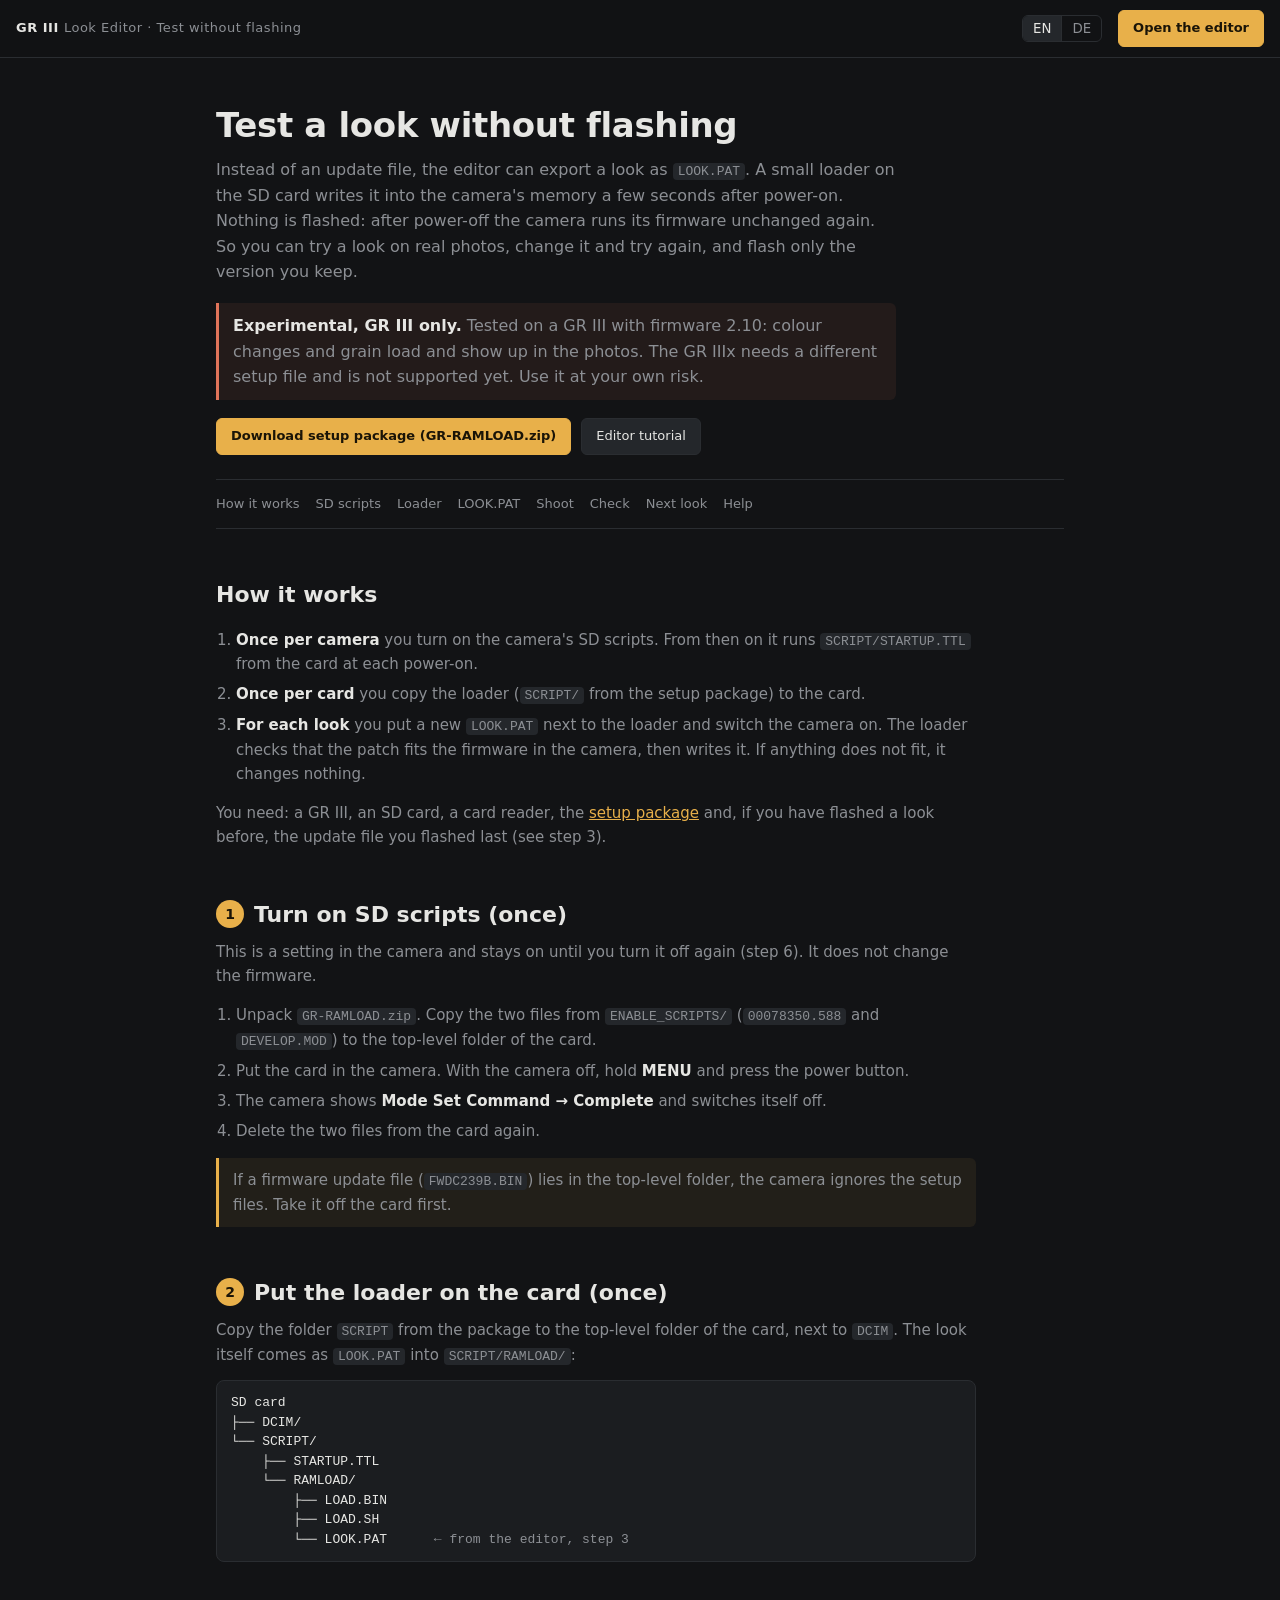
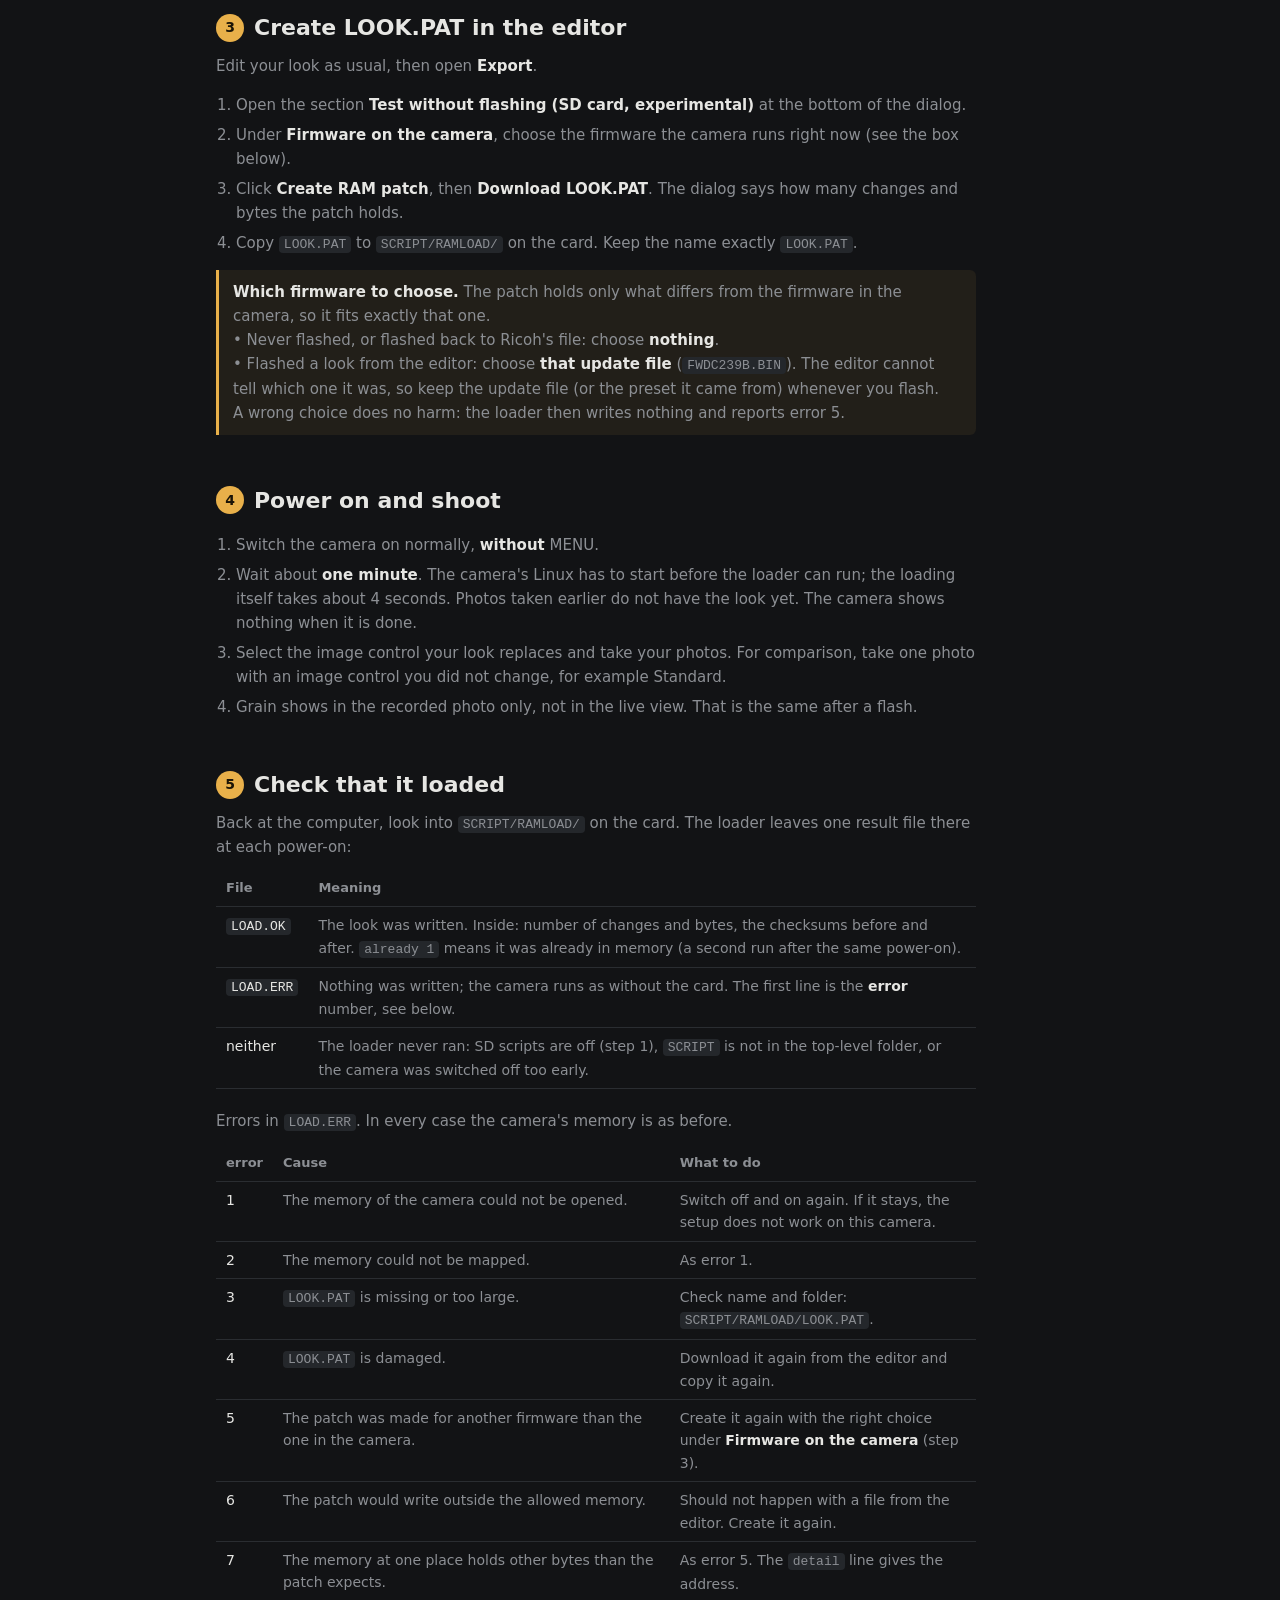
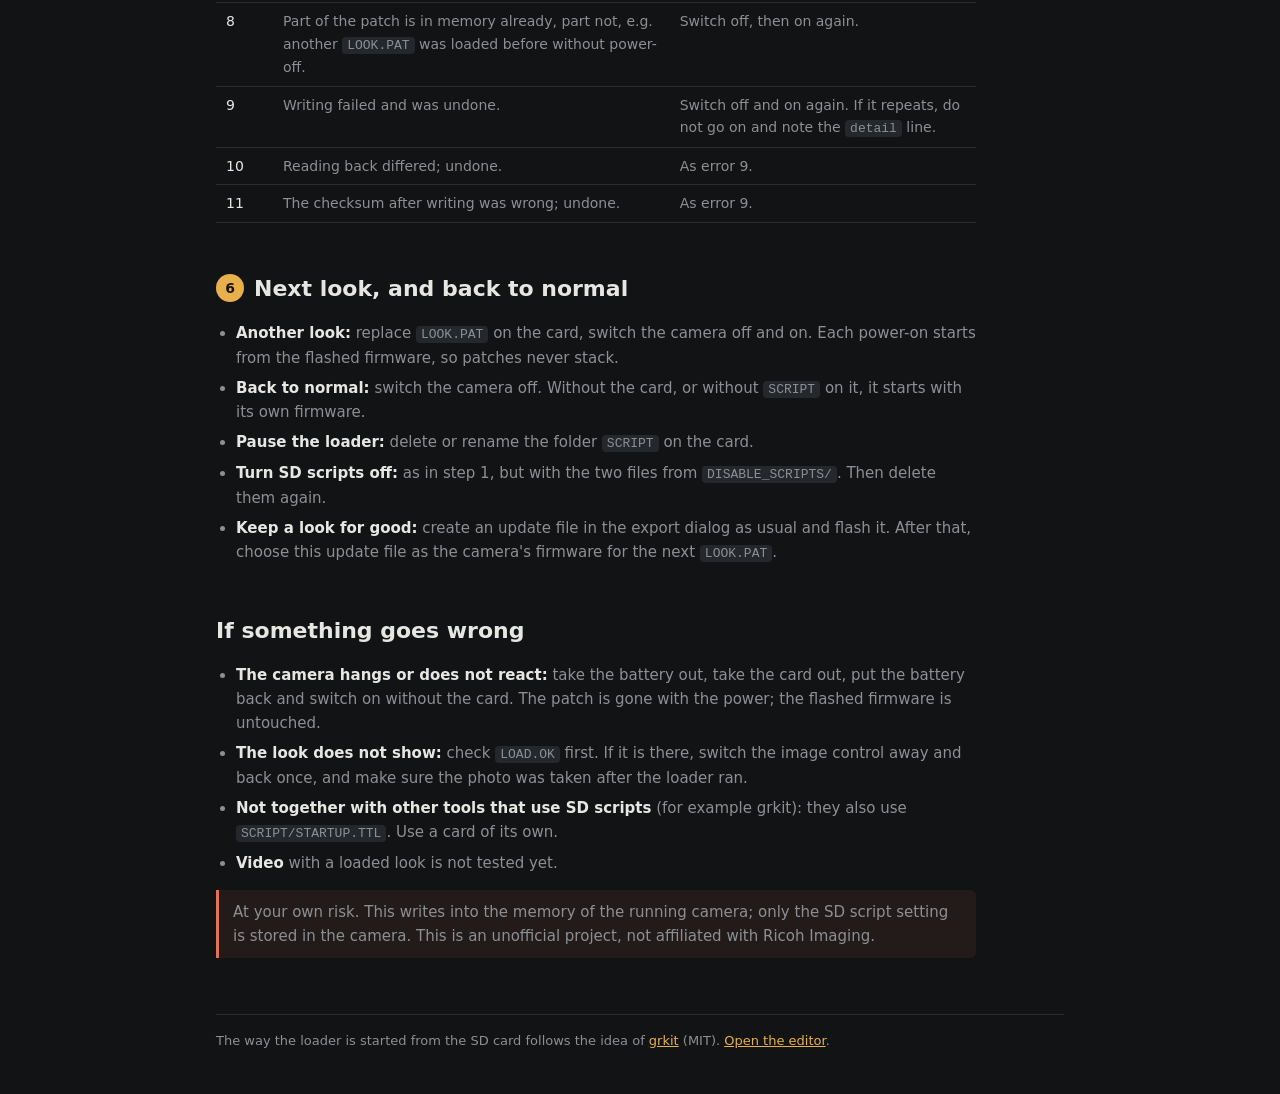
<file: editor/static/ram-loader.html>
<!doctype html>
<html lang="en">
<head>
<meta charset="utf-8">
<meta name="viewport" content="width=device-width, initial-scale=1">
<title>Test Without Flashing</title>
<link rel="icon" href="data:,">
<style>
:root {
  --bg: #121315; --panel: #1b1d20; --line: #2a2d31; --text: #e6e6e3; --muted: #8c8f94;
  --accent: #e8b04a; --warn: #e0745a; --field: #24272b;
  font: 15px/1.6 -apple-system, BlinkMacSystemFont, "Inter", system-ui, sans-serif;
}
* { box-sizing: border-box; }
html, body { margin: 0; background: var(--bg); color: var(--text); }
a { color: var(--accent); }
header {
  position: sticky; top: 0; z-index: 5; display: flex; align-items: center; gap: 16px;
  padding: 10px 16px; border-bottom: 1px solid var(--line); background: rgba(18,19,21,.94); backdrop-filter: blur(6px);
}
.brand { font-weight: 700; letter-spacing: .04em; font-size: 13px; }
.brand span { font-weight: 400; color: var(--muted); }
header .grow { flex: 1; }
.seg { display: inline-flex; border: 1px solid var(--line); border-radius: 6px; overflow: hidden; }
.seg button { background: none; border: 0; color: var(--muted); padding: 5px 10px; cursor: pointer; font: 600 12px/1.4 inherit; font-family: inherit; }
.seg button + button { border-left: 1px solid var(--line); }
.seg button.on { background: var(--field); color: var(--text); }
.btn { display: inline-block; background: var(--field); color: var(--text); border: 1px solid var(--line);
  border-radius: 6px; padding: 7px 14px; font: inherit; font-size: 13px; text-decoration: none; cursor: pointer; }
.btn:hover { border-color: #444; }
.btn.primary { background: var(--accent); border-color: var(--accent); color: #1a1407; font-weight: 600; }

main { max-width: 880px; margin: 0 auto; padding: 0 16px 64px; }
.hero { padding: 48px 0 24px; }
.hero h1 { font-size: 34px; line-height: 1.15; margin: 0 0 12px; letter-spacing: -.01em; }
.hero p { color: var(--muted); max-width: 680px; margin: 0 0 18px; font-size: 16px; }
.hero .row { display: flex; gap: 10px; flex-wrap: wrap; }
h2 { font-size: 22px; margin: 48px 0 8px; }
h2 .num { display: inline-grid; place-items: center; width: 28px; height: 28px; margin-right: 10px; border-radius: 50%;
  background: var(--accent); color: #1a1407; font-size: 14px; vertical-align: 3px; }
.lead { color: var(--muted); max-width: 760px; margin: 0 0 12px; }
p b, li b, td b { color: var(--text); }
.toc { display: flex; flex-wrap: wrap; gap: 6px 16px; padding: 14px 0; border-top: 1px solid var(--line); border-bottom: 1px solid var(--line); font-size: 13px; }
.toc a { color: var(--muted); text-decoration: none; }
.toc a:hover { color: var(--text); }
ul.tips, ol.tips { color: var(--muted); padding-left: 20px; max-width: 760px; }
ul.tips li, ol.tips li { margin: 6px 0; }
.note { border-left: 3px solid var(--accent); background: rgba(232,176,74,.07); padding: 10px 14px; border-radius: 0 6px 6px 0; color: var(--muted); max-width: 760px; }
.note.warn { border-color: var(--warn); background: rgba(224,116,90,.08); }
code { font-size: 13px; background: var(--field); padding: 1px 5px; border-radius: 4px; overflow-wrap: anywhere; }
pre.tree { background: var(--panel); border: 1px solid var(--line); border-radius: 8px; padding: 12px 14px; font-size: 13px; line-height: 1.5; overflow-x: auto; max-width: 760px; }
pre.tree .c { color: var(--muted); }
.table { overflow-x: auto; max-width: 760px; }
table { border-collapse: collapse; width: 100%; font-size: 14px; }
th, td { text-align: left; vertical-align: top; padding: 7px 10px; border-bottom: 1px solid var(--line); }
th { color: var(--muted); font-weight: 600; font-size: 13px; }
td { color: var(--muted); }
td:first-child { white-space: nowrap; color: var(--text); }
footer { color: var(--muted); font-size: 13px; border-top: 1px solid var(--line); padding-top: 16px; margin-top: 56px; }

@media (max-width: 760px) {
  .hero h1 { font-size: 26px; }
  header .brand span { display: none; }
}
</style>
</head>
<body>
<header>
  <div class="brand">GR III <span>Look Editor · Test without flashing</span></div>
  <div class="grow"></div>
  <div class="seg" id="lang" role="group" aria-label="Language">
    <button data-lang="en" type="button">EN</button><button data-lang="de" type="button">DE</button>
  </div>
  <a class="btn primary" href="index.html" data-t="open_editor">Open the editor</a>
</header>

<main>
  <section class="hero">
    <h1 data-t="title">Test a look without flashing</h1>
    <p data-t-html="intro"></p>
    <p class="note warn" data-t-html="experimental"></p>
    <div class="row">
      <a class="btn primary" href="ramload/GR-RAMLOAD.zip" download data-t="dl_setup">Download setup package (GR-RAMLOAD.zip)</a>
      <a class="btn" href="tutorial.html" data-t="to_tutorial">Editor tutorial</a>
    </div>
  </section>

  <nav class="toc" id="toc"></nav>

  <section id="how">
    <h2 data-t="how_h">How it works</h2>
    <ol class="tips">
      <li data-t-html="how_1"></li>
      <li data-t-html="how_2"></li>
      <li data-t-html="how_3"></li>
    </ol>
    <p class="lead" data-t-html="how_need"></p>
  </section>

  <section id="s1">
    <h2><span class="num">1</span><span data-t="s1_h">Turn on SD scripts (once)</span></h2>
    <p class="lead" data-t-html="s1"></p>
    <ol class="tips">
      <li data-t-html="s1_1"></li>
      <li data-t-html="s1_2"></li>
      <li data-t-html="s1_3"></li>
      <li data-t-html="s1_4"></li>
    </ol>
    <p class="note" data-t-html="s1_fw"></p>
  </section>

  <section id="s2">
    <h2><span class="num">2</span><span data-t="s2_h">Put the loader on the card (once)</span></h2>
    <p class="lead" data-t-html="s2"></p>
<pre class="tree">SD card
├── DCIM/
└── SCRIPT/
    ├── STARTUP.TTL
    └── RAMLOAD/
        ├── LOAD.BIN
        ├── LOAD.SH
        └── LOOK.PAT      <span class="c" data-t="tree_pat">← from the editor, step 3</span></pre>
  </section>

  <section id="s3">
    <h2><span class="num">3</span><span data-t="s3_h">Create LOOK.PAT in the editor</span></h2>
    <p class="lead" data-t-html="s3"></p>
    <ol class="tips">
      <li data-t-html="s3_1"></li>
      <li data-t-html="s3_2"></li>
      <li data-t-html="s3_3"></li>
      <li data-t-html="s3_4"></li>
    </ol>
    <p class="note" data-t-html="s3_base"></p>
  </section>

  <section id="s4">
    <h2><span class="num">4</span><span data-t="s4_h">Power on and shoot</span></h2>
    <ol class="tips">
      <li data-t-html="s4_1"></li>
      <li data-t-html="s4_2"></li>
      <li data-t-html="s4_3"></li>
      <li data-t-html="s4_4"></li>
    </ol>
  </section>

  <section id="s5">
    <h2><span class="num">5</span><span data-t="s5_h">Check that it loaded</span></h2>
    <p class="lead" data-t-html="s5"></p>
    <div class="table">
      <table>
        <thead><tr><th data-t="col_file">File</th><th data-t="col_means">Meaning</th></tr></thead>
        <tbody>
          <tr><td><code>LOAD.OK</code></td><td data-t-html="f_ok"></td></tr>
          <tr><td><code>LOAD.ERR</code></td><td data-t-html="f_err"></td></tr>
          <tr><td data-t="f_none_k">neither</td><td data-t-html="f_none"></td></tr>
        </tbody>
      </table>
    </div>
    <p class="lead" data-t-html="err_lead" style="margin-top:20px"></p>
    <div class="table">
      <table>
        <thead><tr><th data-t="col_err">error</th><th data-t="col_cause">Cause</th><th data-t="col_todo">What to do</th></tr></thead>
        <tbody id="errors"></tbody>
      </table>
    </div>
  </section>

  <section id="s6">
    <h2><span class="num">6</span><span data-t="s6_h">Next look, and back to normal</span></h2>
    <ul class="tips">
      <li data-t-html="s6_1"></li>
      <li data-t-html="s6_2"></li>
      <li data-t-html="s6_3"></li>
      <li data-t-html="s6_4"></li>
      <li data-t-html="s6_5"></li>
    </ul>
  </section>

  <section id="help">
    <h2 data-t="help_h">If something goes wrong</h2>
    <ul class="tips">
      <li data-t-html="help_1"></li>
      <li data-t-html="help_2"></li>
      <li data-t-html="help_3"></li>
      <li data-t-html="help_4"></li>
    </ul>
    <p class="note warn" data-t="risk"></p>
  </section>

  <footer data-t-html="footer"></footer>
</main>
<script>
// Texts in English and German; the choice is shared with the editor (localStorage "lang").
const T = {
  en: {
    open_editor: "Open the editor",
    title: "Test a look without flashing",
    intro: "Instead of an update file, the editor can export a look as <code>LOOK.PAT</code>. A small loader on the SD card writes it into the camera's memory a few seconds after power-on. Nothing is flashed: after power-off the camera runs its firmware unchanged again. So you can try a look on real photos, change it and try again, and flash only the version you keep.",
    experimental: "<b>Experimental, GR III only.</b> Tested on a GR III with firmware 2.10: colour changes and grain load and show up in the photos. The GR IIIx needs a different setup file and is not supported yet. Use it at your own risk.",
    dl_setup: "Download setup package (GR-RAMLOAD.zip)",
    to_tutorial: "Editor tutorial",
    toc_how: "How it works", toc_1: "SD scripts", toc_2: "Loader", toc_3: "LOOK.PAT", toc_4: "Shoot", toc_5: "Check", toc_6: "Next look", toc_help: "Help",
    how_h: "How it works",
    how_1: "<b>Once per camera</b> you turn on the camera's SD scripts. From then on it runs <code>SCRIPT/STARTUP.TTL</code> from the card at each power-on.",
    how_2: "<b>Once per card</b> you copy the loader (<code>SCRIPT/</code> from the setup package) to the card.",
    how_3: "<b>For each look</b> you put a new <code>LOOK.PAT</code> next to the loader and switch the camera on. The loader checks that the patch fits the firmware in the camera, then writes it. If anything does not fit, it changes nothing.",
    how_need: "You need: a GR III, an SD card, a card reader, the <a href=\"ramload/GR-RAMLOAD.zip\" download>setup package</a> and, if you have flashed a look before, the update file you flashed last (see step 3).",
    s1_h: "Turn on SD scripts (once)",
    s1: "This is a setting in the camera and stays on until you turn it off again (step 6). It does not change the firmware.",
    s1_1: "Unpack <code>GR-RAMLOAD.zip</code>. Copy the two files from <code>ENABLE_SCRIPTS/</code> (<code>00078350.588</code> and <code>DEVELOP.MOD</code>) to the top-level folder of the card.",
    s1_2: "Put the card in the camera. With the camera off, hold <b>MENU</b> and press the power button.",
    s1_3: "The camera shows <b>Mode Set Command → Complete</b> and switches itself off.",
    s1_4: "Delete the two files from the card again.",
    s1_fw: "If a firmware update file (<code>FWDC239B.BIN</code>) lies in the top-level folder, the camera ignores the setup files. Take it off the card first.",
    s2_h: "Put the loader on the card (once)",
    s2: "Copy the folder <code>SCRIPT</code> from the package to the top-level folder of the card, next to <code>DCIM</code>. The look itself comes as <code>LOOK.PAT</code> into <code>SCRIPT/RAMLOAD/</code>:",
    tree_pat: "← from the editor, step 3",
    s3_h: "Create LOOK.PAT in the editor",
    s3: "Edit your look as usual, then open <b>Export</b>.",
    s3_1: "Open the section <b>Test without flashing (SD card, experimental)</b> at the bottom of the dialog.",
    s3_2: "Under <b>Firmware on the camera</b>, choose the firmware the camera runs right now (see the box below).",
    s3_3: "Click <b>Create RAM patch</b>, then <b>Download LOOK.PAT</b>. The dialog says how many changes and bytes the patch holds.",
    s3_4: "Copy <code>LOOK.PAT</code> to <code>SCRIPT/RAMLOAD/</code> on the card. Keep the name exactly <code>LOOK.PAT</code>.",
    s3_base: "<b>Which firmware to choose.</b> The patch holds only what differs from the firmware in the camera, so it fits exactly that one.<br>• Never flashed, or flashed back to Ricoh's file: choose <b>nothing</b>.<br>• Flashed a look from the editor: choose <b>that update file</b> (<code>FWDC239B.BIN</code>). The editor cannot tell which one it was, so keep the update file (or the preset it came from) whenever you flash.<br>A wrong choice does no harm: the loader then writes nothing and reports error 5.",
    s4_h: "Power on and shoot",
    s4_1: "Switch the camera on normally, <b>without</b> MENU.",
    s4_2: "Wait about <b>one minute</b>. The camera's Linux has to start before the loader can run; the loading itself takes about 4 seconds. Photos taken earlier do not have the look yet. The camera shows nothing when it is done.",
    s4_3: "Select the image control your look replaces and take your photos. For comparison, take one photo with an image control you did not change, for example Standard.",
    s4_4: "Grain shows in the recorded photo only, not in the live view. That is the same after a flash.",
    s5_h: "Check that it loaded",
    s5: "Back at the computer, look into <code>SCRIPT/RAMLOAD/</code> on the card. The loader leaves one result file there at each power-on:",
    col_file: "File", col_means: "Meaning",
    f_ok: "The look was written. Inside: number of changes and bytes, the checksums before and after. <code>already 1</code> means it was already in memory (a second run after the same power-on).",
    f_err: "Nothing was written; the camera runs as without the card. The first line is the <b>error</b> number, see below.",
    f_none_k: "neither",
    f_none: "The loader never ran: SD scripts are off (step 1), <code>SCRIPT</code> is not in the top-level folder, or the camera was switched off too early.",
    err_lead: "Errors in <code>LOAD.ERR</code>. In every case the camera's memory is as before.",
    col_err: "error", col_cause: "Cause", col_todo: "What to do",
    e1: ["The memory of the camera could not be opened.", "Switch off and on again. If it stays, the setup does not work on this camera."],
    e2: ["The memory could not be mapped.", "As error 1."],
    e3: ["<code>LOOK.PAT</code> is missing or too large.", "Check name and folder: <code>SCRIPT/RAMLOAD/LOOK.PAT</code>."],
    e4: ["<code>LOOK.PAT</code> is damaged.", "Download it again from the editor and copy it again."],
    e5: ["The patch was made for another firmware than the one in the camera.", "Create it again with the right choice under <b>Firmware on the camera</b> (step 3)."],
    e6: ["The patch would write outside the allowed memory.", "Should not happen with a file from the editor. Create it again."],
    e7: ["The memory at one place holds other bytes than the patch expects.", "As error 5. The <code>detail</code> line gives the address."],
    e8: ["Part of the patch is in memory already, part not, e.g. another <code>LOOK.PAT</code> was loaded before without power-off.", "Switch off, then on again."],
    e9: ["Writing failed and was undone.", "Switch off and on again. If it repeats, do not go on and note the <code>detail</code> line."],
    e10: ["Reading back differed; undone.", "As error 9."],
    e11: ["The checksum after writing was wrong; undone.", "As error 9."],
    s6_h: "Next look, and back to normal",
    s6_1: "<b>Another look:</b> replace <code>LOOK.PAT</code> on the card, switch the camera off and on. Each power-on starts from the flashed firmware, so patches never stack.",
    s6_2: "<b>Back to normal:</b> switch the camera off. Without the card, or without <code>SCRIPT</code> on it, it starts with its own firmware.",
    s6_3: "<b>Pause the loader:</b> delete or rename the folder <code>SCRIPT</code> on the card.",
    s6_4: "<b>Turn SD scripts off:</b> as in step 1, but with the two files from <code>DISABLE_SCRIPTS/</code>. Then delete them again.",
    s6_5: "<b>Keep a look for good:</b> create an update file in the export dialog as usual and flash it. After that, choose this update file as the camera's firmware for the next <code>LOOK.PAT</code>.",
    help_h: "If something goes wrong",
    help_1: "<b>The camera hangs or does not react:</b> take the battery out, take the card out, put the battery back and switch on without the card. The patch is gone with the power; the flashed firmware is untouched.",
    help_2: "<b>The look does not show:</b> check <code>LOAD.OK</code> first. If it is there, switch the image control away and back once, and make sure the photo was taken after the loader ran.",
    help_3: "<b>Not together with other tools that use SD scripts</b> (for example grkit): they also use <code>SCRIPT/STARTUP.TTL</code>. Use a card of its own.",
    help_4: "<b>Video</b> with a loaded look is not tested yet.",
    risk: "At your own risk. This writes into the memory of the running camera; only the SD script setting is stored in the camera. This is an unofficial project, not affiliated with Ricoh Imaging.",
    footer: "The way the loader is started from the SD card follows the idea of <a href=\"https://github.com/ahonn/grkit\" target=\"_blank\" rel=\"noopener\">grkit</a> (MIT). <a href=\"index.html\">Open the editor</a>.",
  },
  de: {
    open_editor: "Editor öffnen",
    title: "Einen Look ohne Flashen testen",
    intro: "Statt einer Update-Datei kann der Editor einen Look als <code>LOOK.PAT</code> exportieren. Ein kleiner Loader auf der SD-Karte schreibt ihn ein paar Sekunden nach dem Einschalten in den Speicher der Kamera. Es wird nichts geflasht: Nach dem Ausschalten läuft die Kamera wieder mit ihrer Firmware. So probierst du einen Look an echten Fotos aus, änderst ihn, probierst wieder, und flashst nur die Fassung, die du behältst.",
    experimental: "<b>Experimentell, nur GR III.</b> Getestet an einer GR III mit Firmware 2.10: Farbänderungen und Korn werden geladen und sind in den Fotos zu sehen. Die GR IIIx braucht eine andere Einrichtungsdatei und wird noch nicht unterstützt. Benutzung auf eigene Gefahr.",
    dl_setup: "Einrichtungspaket herunterladen (GR-RAMLOAD.zip)",
    to_tutorial: "Editor-Tutorial",
    toc_how: "Wie es geht", toc_1: "SD-Skripte", toc_2: "Loader", toc_3: "LOOK.PAT", toc_4: "Fotografieren", toc_5: "Prüfen", toc_6: "Nächster Look", toc_help: "Hilfe",
    how_h: "Wie es geht",
    how_1: "<b>Einmal pro Kamera</b> schaltest du die SD-Skripte der Kamera ein. Ab dann führt sie bei jedem Einschalten <code>SCRIPT/STARTUP.TTL</code> von der Karte aus.",
    how_2: "<b>Einmal pro Karte</b> kopierst du den Loader (<code>SCRIPT/</code> aus dem Einrichtungspaket) auf die Karte.",
    how_3: "<b>Für jeden Look</b> legst du eine neue <code>LOOK.PAT</code> neben den Loader und schaltest die Kamera ein. Der Loader prüft, ob der Patch zur Firmware in der Kamera passt, und schreibt ihn erst dann. Passt etwas nicht, ändert er nichts.",
    how_need: "Du brauchst: eine GR III, eine SD-Karte, ein Kartenlesegerät, das <a href=\"ramload/GR-RAMLOAD.zip\" download>Einrichtungspaket</a> und, falls du schon einmal einen Look geflasht hast, die zuletzt geflashte Update-Datei (siehe Schritt 3).",
    s1_h: "SD-Skripte einschalten (einmalig)",
    s1: "Das ist eine Einstellung in der Kamera und bleibt an, bis du sie wieder ausschaltest (Schritt 6). Die Firmware ändert sich dabei nicht.",
    s1_1: "<code>GR-RAMLOAD.zip</code> entpacken. Die beiden Dateien aus <code>ENABLE_SCRIPTS/</code> (<code>00078350.588</code> und <code>DEVELOP.MOD</code>) ins Hauptverzeichnis der Karte kopieren.",
    s1_2: "Karte in die Kamera. Bei ausgeschalteter Kamera <b>MENU</b> gedrückt halten und den Einschalter drücken.",
    s1_3: "Die Kamera zeigt <b>Mode Set Command → Complete</b> und schaltet sich selbst aus.",
    s1_4: "Die beiden Dateien wieder von der Karte löschen.",
    s1_fw: "Liegt eine Firmware-Update-Datei (<code>FWDC239B.BIN</code>) im Hauptverzeichnis, beachtet die Kamera die Einrichtungsdateien nicht. Nimm sie vorher von der Karte.",
    s2_h: "Loader auf die Karte (einmalig)",
    s2: "Den Ordner <code>SCRIPT</code> aus dem Paket ins Hauptverzeichnis der Karte kopieren, neben <code>DCIM</code>. Der Look selbst kommt als <code>LOOK.PAT</code> nach <code>SCRIPT/RAMLOAD/</code>:",
    tree_pat: "← aus dem Editor, Schritt 3",
    s3_h: "LOOK.PAT im Editor erstellen",
    s3: "Bearbeite deinen Look wie gewohnt und öffne dann <b>Export</b>.",
    s3_1: "Unten im Dialog den Abschnitt <b>Ohne Flashen testen (SD-Karte, experimentell)</b> aufklappen.",
    s3_2: "Unter <b>Firmware auf der Kamera</b> die Firmware wählen, mit der die Kamera gerade läuft (siehe Kasten unten).",
    s3_3: "<b>RAM-Patch erstellen</b> klicken, dann <b>LOOK.PAT herunterladen</b>. Der Dialog zeigt, wie viele Änderungen und Bytes der Patch enthält.",
    s3_4: "<code>LOOK.PAT</code> nach <code>SCRIPT/RAMLOAD/</code> auf die Karte kopieren. Der Name muss genau <code>LOOK.PAT</code> bleiben.",
    s3_base: "<b>Welche Firmware wählen?</b> Der Patch enthält nur, was sich von der Firmware in der Kamera unterscheidet, und passt deshalb genau zu dieser.<br>• Nie geflasht oder auf Ricohs Datei zurückgeflasht: <b>nichts</b> wählen.<br>• Einen Look aus dem Editor geflasht: <b>diese Update-Datei</b> wählen (<code>FWDC239B.BIN</code>). Der Editor kann nicht erkennen, welche es war; bewahre deshalb bei jedem Flashen die Update-Datei (oder das Preset, aus dem sie entstand) auf.<br>Eine falsche Wahl schadet nicht: Der Loader schreibt dann nichts und meldet Fehler 5.",
    s4_h: "Einschalten und fotografieren",
    s4_1: "Kamera normal einschalten, <b>ohne</b> MENU.",
    s4_2: "Etwa <b>eine Minute</b> warten. Erst muss das Linux der Kamera starten, dann läuft der Loader; das Laden selbst dauert etwa 4 Sekunden. Fotos davor haben den Look noch nicht. Die Kamera zeigt nicht an, wann es fertig ist.",
    s4_3: "Den Bildstil wählen, den dein Look ersetzt, und fotografieren. Zum Vergleich ein Foto mit einem unveränderten Bildstil machen, zum Beispiel Standard.",
    s4_4: "Korn ist nur im aufgenommenen Foto zu sehen, nicht im Live-Bild. Das ist nach dem Flashen genauso.",
    s5_h: "Prüfen, ob es geladen wurde",
    s5: "Am Computer in <code>SCRIPT/RAMLOAD/</code> auf der Karte nachsehen. Der Loader hinterlässt dort bei jedem Einschalten eine Ergebnisdatei:",
    col_file: "Datei", col_means: "Bedeutung",
    f_ok: "Der Look wurde geschrieben. Darin: Anzahl der Änderungen und Bytes, die Prüfsummen vorher und nachher. <code>already 1</code> heißt, er war schon im Speicher (zweiter Lauf nach demselben Einschalten).",
    f_err: "Es wurde nichts geschrieben; die Kamera läuft wie ohne Karte. Die erste Zeile ist die Fehlernummer (<b>error</b>), siehe unten.",
    f_none_k: "keine",
    f_none: "Der Loader lief nie: SD-Skripte sind aus (Schritt 1), <code>SCRIPT</code> liegt nicht im Hauptverzeichnis, oder die Kamera wurde zu früh ausgeschaltet.",
    err_lead: "Fehler in <code>LOAD.ERR</code>. In jedem Fall ist der Speicher der Kamera wie vorher.",
    col_err: "error", col_cause: "Ursache", col_todo: "Was tun",
    e1: ["Der Speicher der Kamera ließ sich nicht öffnen.", "Aus- und wieder einschalten. Bleibt es, funktioniert die Einrichtung an dieser Kamera nicht."],
    e2: ["Der Speicher ließ sich nicht einblenden.", "Wie Fehler 1."],
    e3: ["<code>LOOK.PAT</code> fehlt oder ist zu groß.", "Name und Ordner prüfen: <code>SCRIPT/RAMLOAD/LOOK.PAT</code>."],
    e4: ["<code>LOOK.PAT</code> ist beschädigt.", "Neu aus dem Editor herunterladen und neu kopieren."],
    e5: ["Der Patch wurde für eine andere Firmware erstellt als die in der Kamera.", "Neu erstellen, mit der richtigen Wahl unter <b>Firmware auf der Kamera</b> (Schritt 3)."],
    e6: ["Der Patch würde außerhalb des erlaubten Speichers schreiben.", "Sollte mit einer Datei aus dem Editor nicht vorkommen. Neu erstellen."],
    e7: ["An einer Stelle stehen andere Bytes im Speicher, als der Patch erwartet.", "Wie Fehler 5. Die Zeile <code>detail</code> nennt die Adresse."],
    e8: ["Ein Teil des Patches steht schon im Speicher, ein Teil nicht, z. B. weil ohne Ausschalten vorher eine andere <code>LOOK.PAT</code> geladen wurde.", "Aus- und wieder einschalten."],
    e9: ["Schreiben ist fehlgeschlagen und wurde rückgängig gemacht.", "Aus- und wieder einschalten. Wiederholt es sich, nicht weitermachen und die Zeile <code>detail</code> notieren."],
    e10: ["Beim Zurücklesen kam etwas anderes heraus; rückgängig gemacht.", "Wie Fehler 9."],
    e11: ["Die Prüfsumme nach dem Schreiben stimmte nicht; rückgängig gemacht.", "Wie Fehler 9."],
    s6_h: "Nächster Look und zurück zum Normalzustand",
    s6_1: "<b>Anderer Look:</b> <code>LOOK.PAT</code> auf der Karte ersetzen, Kamera aus- und einschalten. Jedes Einschalten beginnt mit der geflashten Firmware, Patches addieren sich also nie.",
    s6_2: "<b>Zurück zum Normalzustand:</b> Kamera ausschalten. Ohne Karte, oder ohne <code>SCRIPT</code> darauf, startet sie mit ihrer eigenen Firmware.",
    s6_3: "<b>Loader pausieren:</b> den Ordner <code>SCRIPT</code> auf der Karte löschen oder umbenennen.",
    s6_4: "<b>SD-Skripte ausschalten:</b> wie Schritt 1, aber mit den beiden Dateien aus <code>DISABLE_SCRIPTS/</code>. Danach wieder löschen.",
    s6_5: "<b>Einen Look dauerhaft behalten:</b> im Export-Dialog wie gewohnt eine Update-Datei erstellen und flashen. Danach diese Update-Datei als Firmware der Kamera für die nächste <code>LOOK.PAT</code> wählen.",
    help_h: "Wenn etwas schiefgeht",
    help_1: "<b>Die Kamera hängt oder reagiert nicht:</b> Akku heraus, Karte heraus, Akku wieder hinein und ohne Karte einschalten. Mit dem Strom ist der Patch weg; die geflashte Firmware ist unberührt.",
    help_2: "<b>Der Look ist nicht zu sehen:</b> zuerst nach <code>LOAD.OK</code> sehen. Ist sie da, den Bildstil einmal weg- und zurückschalten, und darauf achten, dass das Foto nach dem Loader entstand.",
    help_3: "<b>Nicht zusammen mit anderen Werkzeugen, die SD-Skripte nutzen</b> (zum Beispiel grkit): Sie verwenden ebenfalls <code>SCRIPT/STARTUP.TTL</code>. Nimm eine eigene Karte.",
    help_4: "<b>Video</b> mit geladenem Look ist noch nicht getestet.",
    risk: "Auf eigene Gefahr. Hier wird in den Speicher der laufenden Kamera geschrieben; in der Kamera gespeichert wird nur die Einstellung für die SD-Skripte. Dies ist ein inoffizielles Projekt ohne Verbindung zu Ricoh Imaging.",
    footer: "Wie der Loader von der SD-Karte gestartet wird, folgt der Idee von <a href=\"https://github.com/ahonn/grkit\" target=\"_blank\" rel=\"noopener\">grkit</a> (MIT). <a href=\"index.html\">Editor öffnen</a>.",
  },
};
let LANG = (() => { try { const l = localStorage.getItem("lang"); if (T[l]) return l; } catch {} return "en"; })();
const t = (k) => T[LANG][k] ?? T.en[k] ?? k;

const TOC = [["how", "toc_how"], ["s1", "toc_1"], ["s2", "toc_2"], ["s3", "toc_3"], ["s4", "toc_4"], ["s5", "toc_5"], ["s6", "toc_6"], ["help", "toc_help"]];
const ERRORS = [1, 2, 3, 4, 5, 6, 7, 8, 9, 10, 11];
const $ = (id) => document.getElementById(id);

function render() {
  document.documentElement.lang = LANG;
  for (const el of document.querySelectorAll("[data-t]")) el.textContent = t(el.dataset.t);
  for (const el of document.querySelectorAll("[data-t-html]")) el.innerHTML = t(el.dataset.tHtml);
  for (const b of document.querySelectorAll("#lang button")) b.classList.toggle("on", b.dataset.lang === LANG);
  $("toc").innerHTML = TOC.map(([id, k]) => `<a href="#${id}">${t(k)}</a>`).join("");
  $("errors").innerHTML = ERRORS.map((n) => { const [cause, todo] = t("e" + n); return `<tr><td>${n}</td><td>${cause}</td><td>${todo}</td></tr>`; }).join("");
}

for (const b of document.querySelectorAll("#lang button")) b.onclick = () => {
  LANG = b.dataset.lang;
  try { localStorage.setItem("lang", LANG); } catch {}
  render();
};
render();
</script>
</body>
</html>
</file>
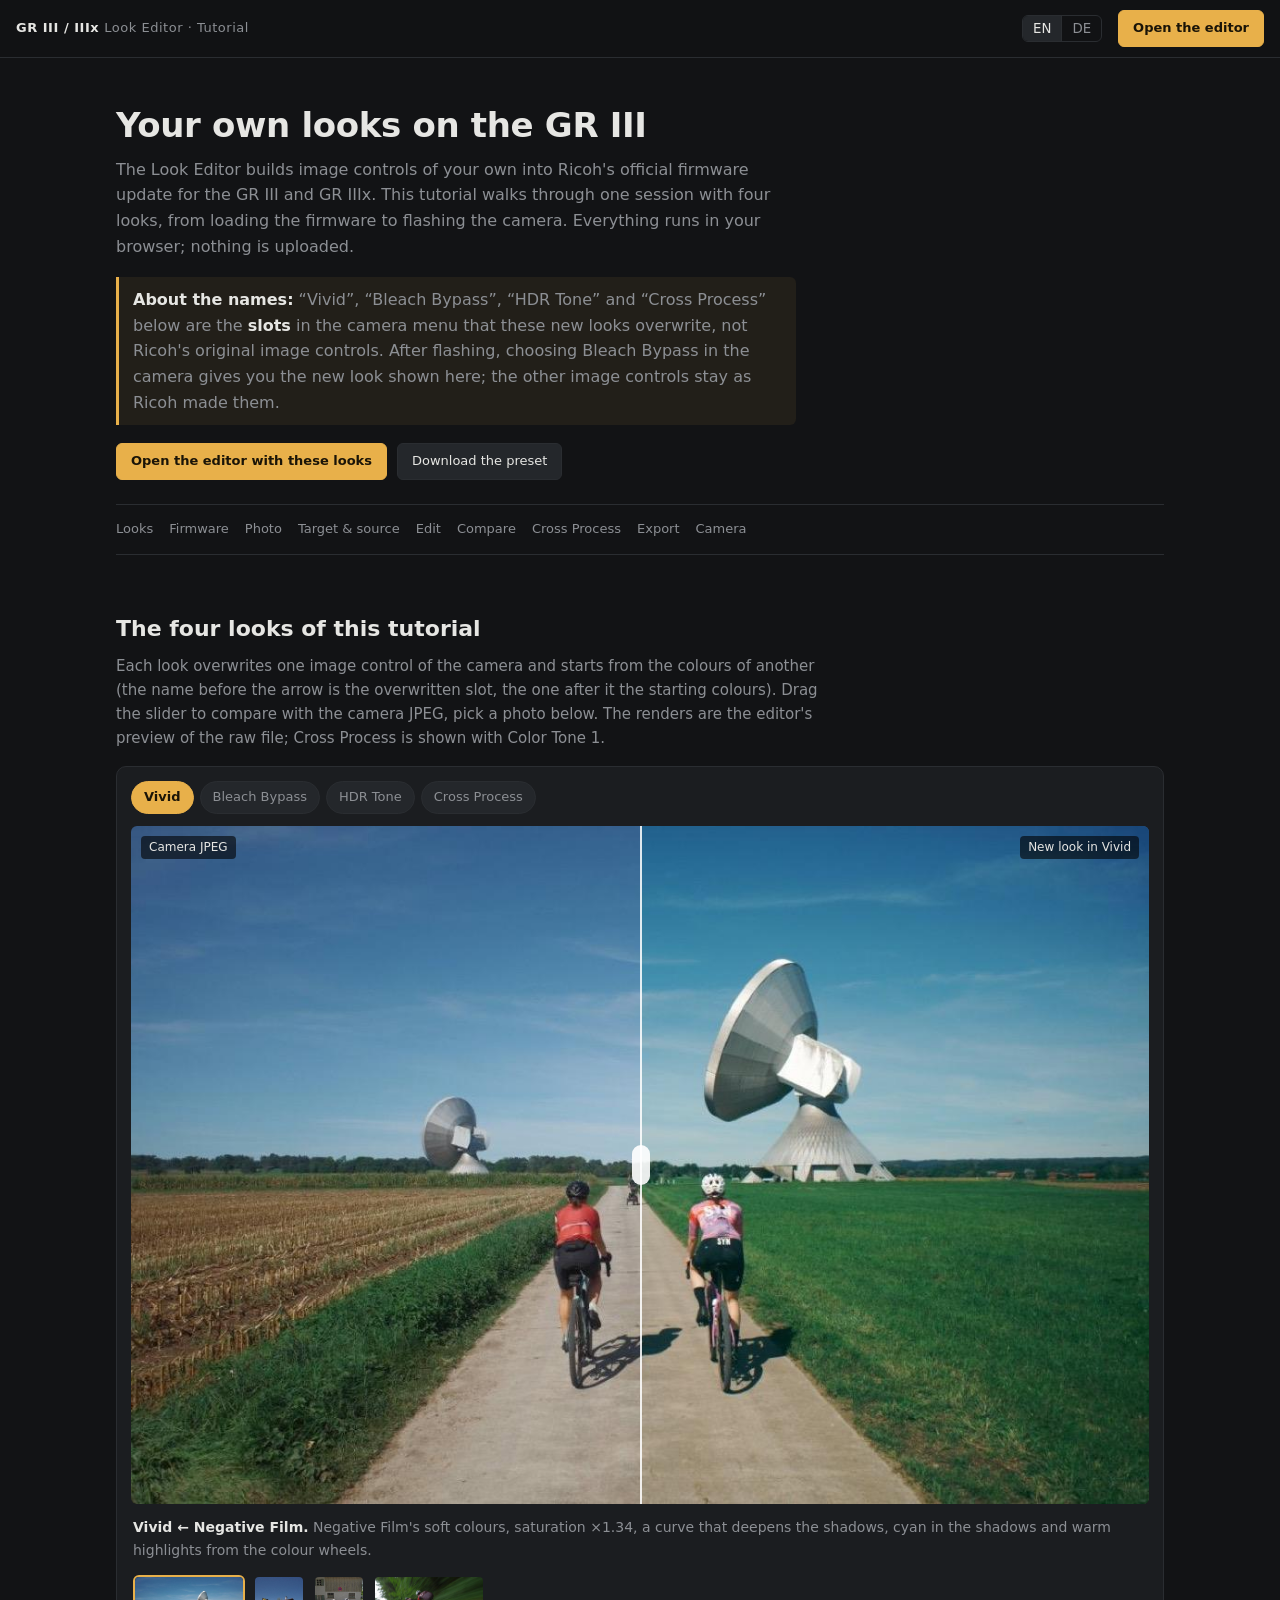
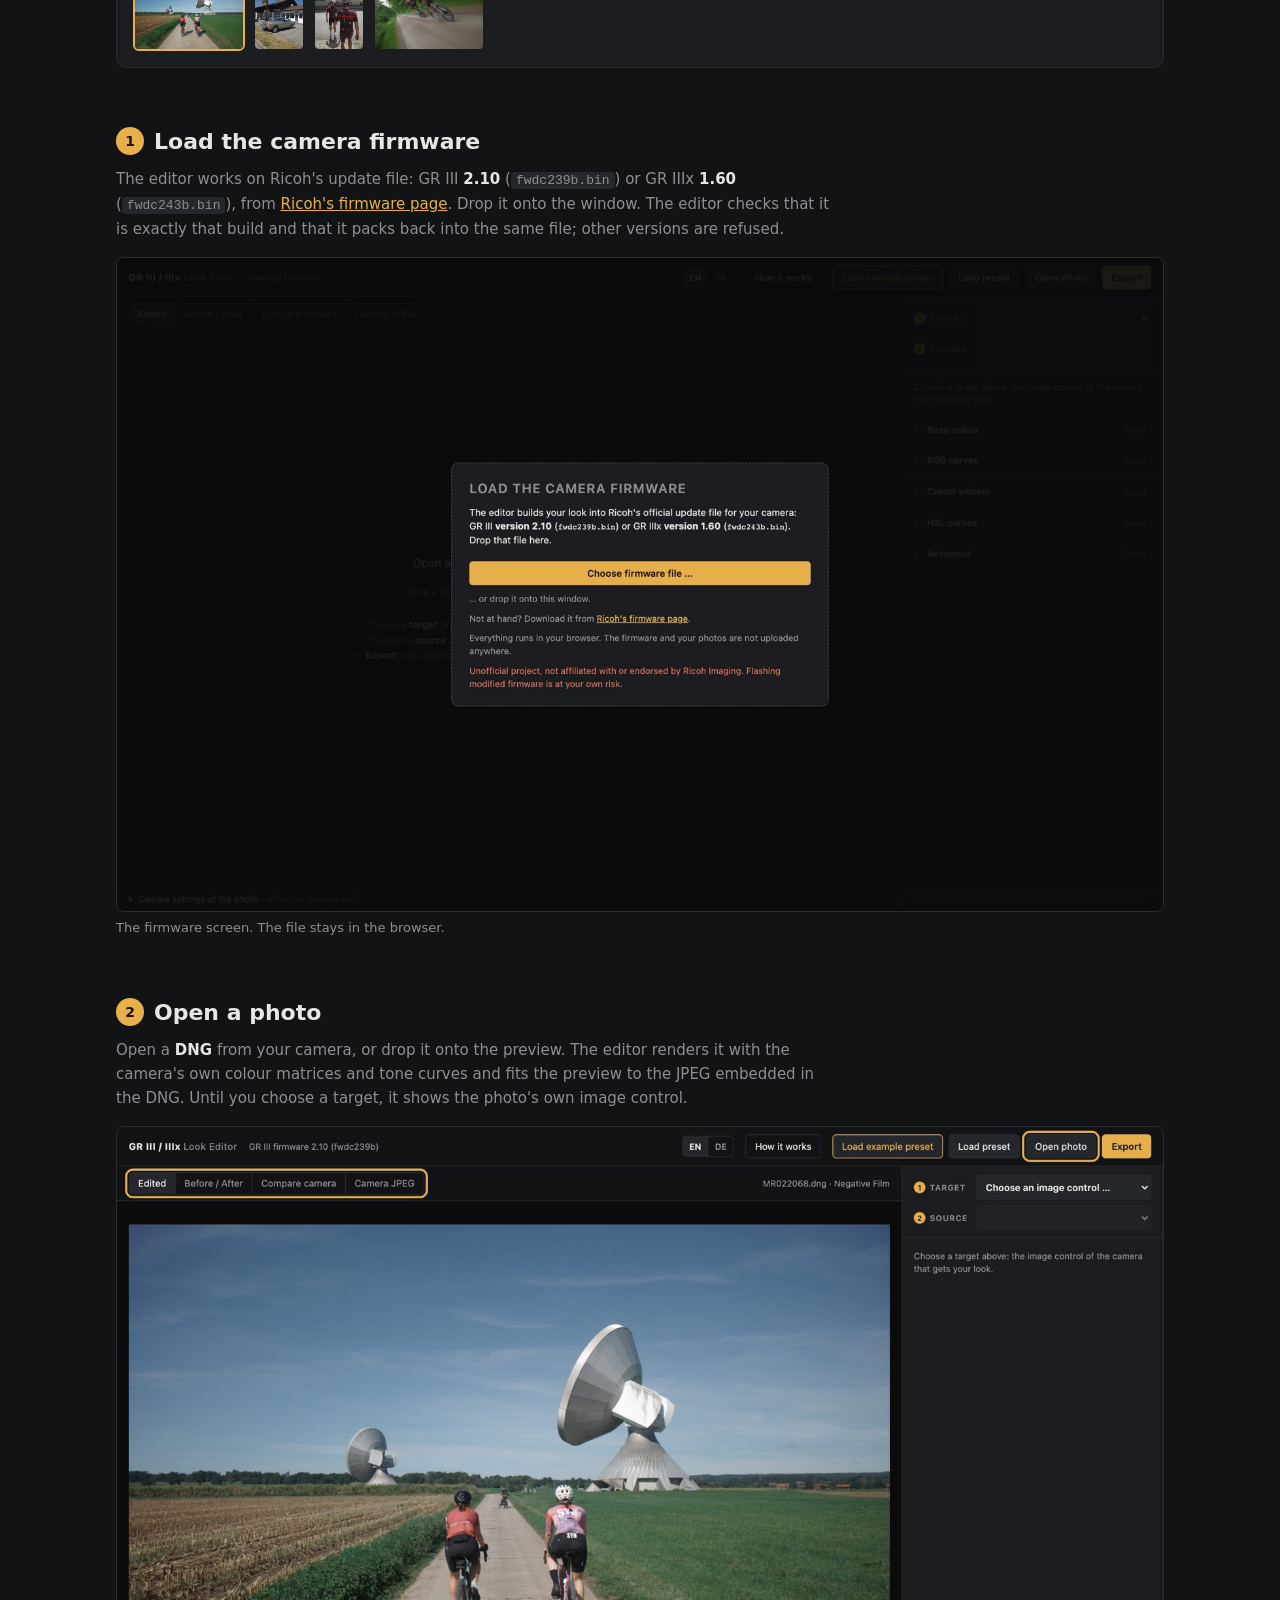
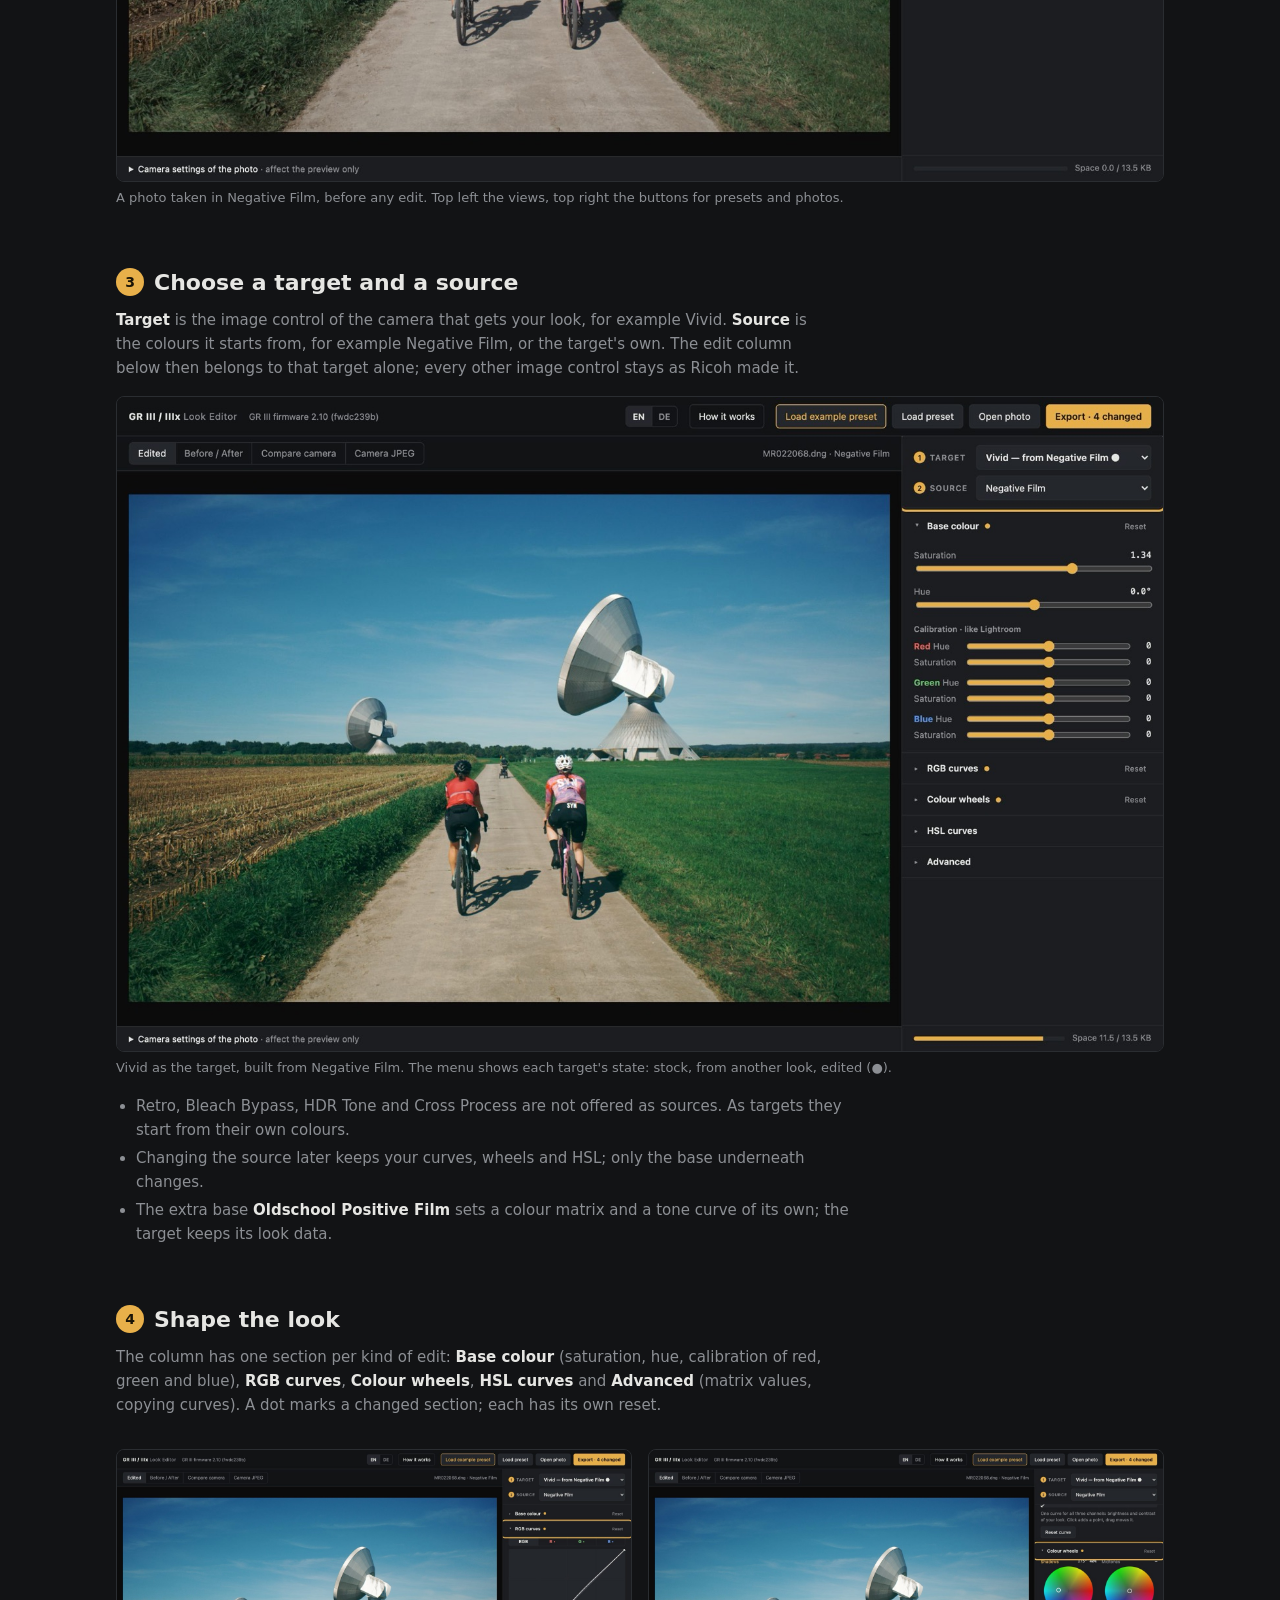
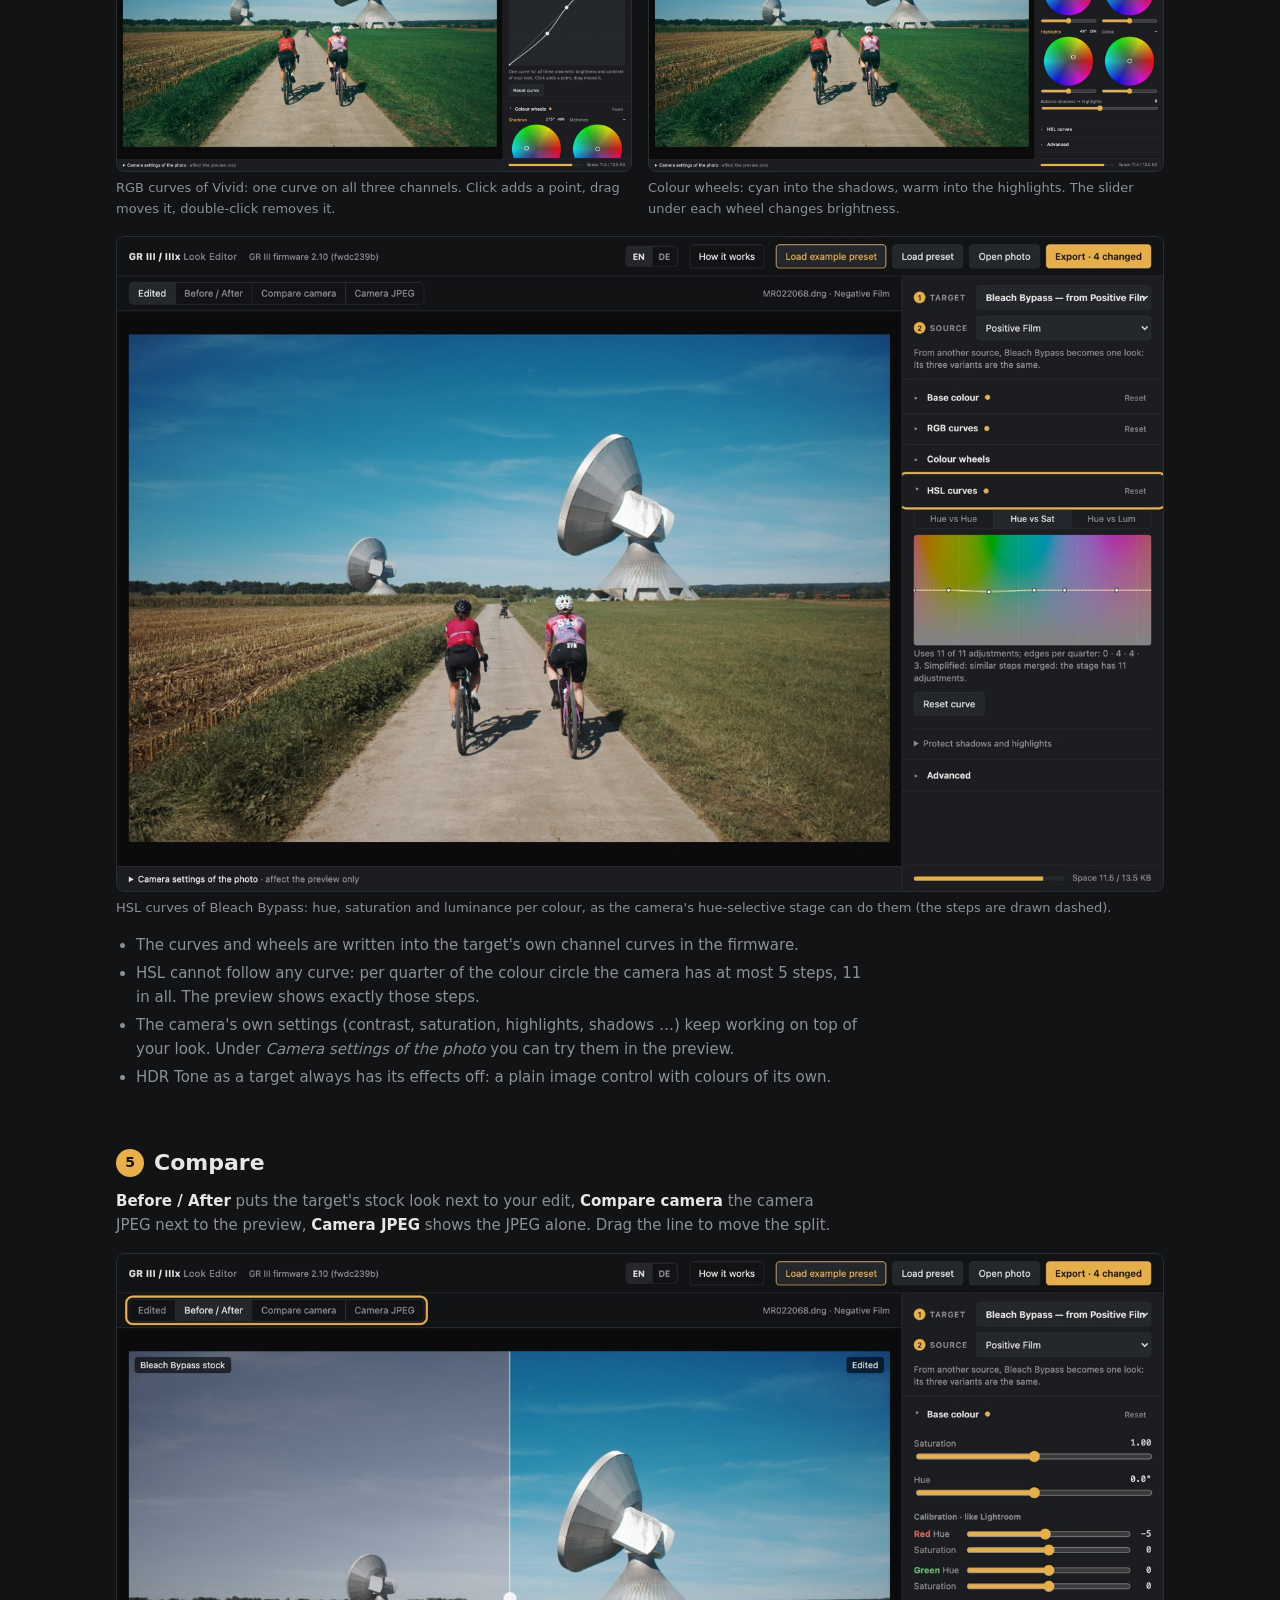
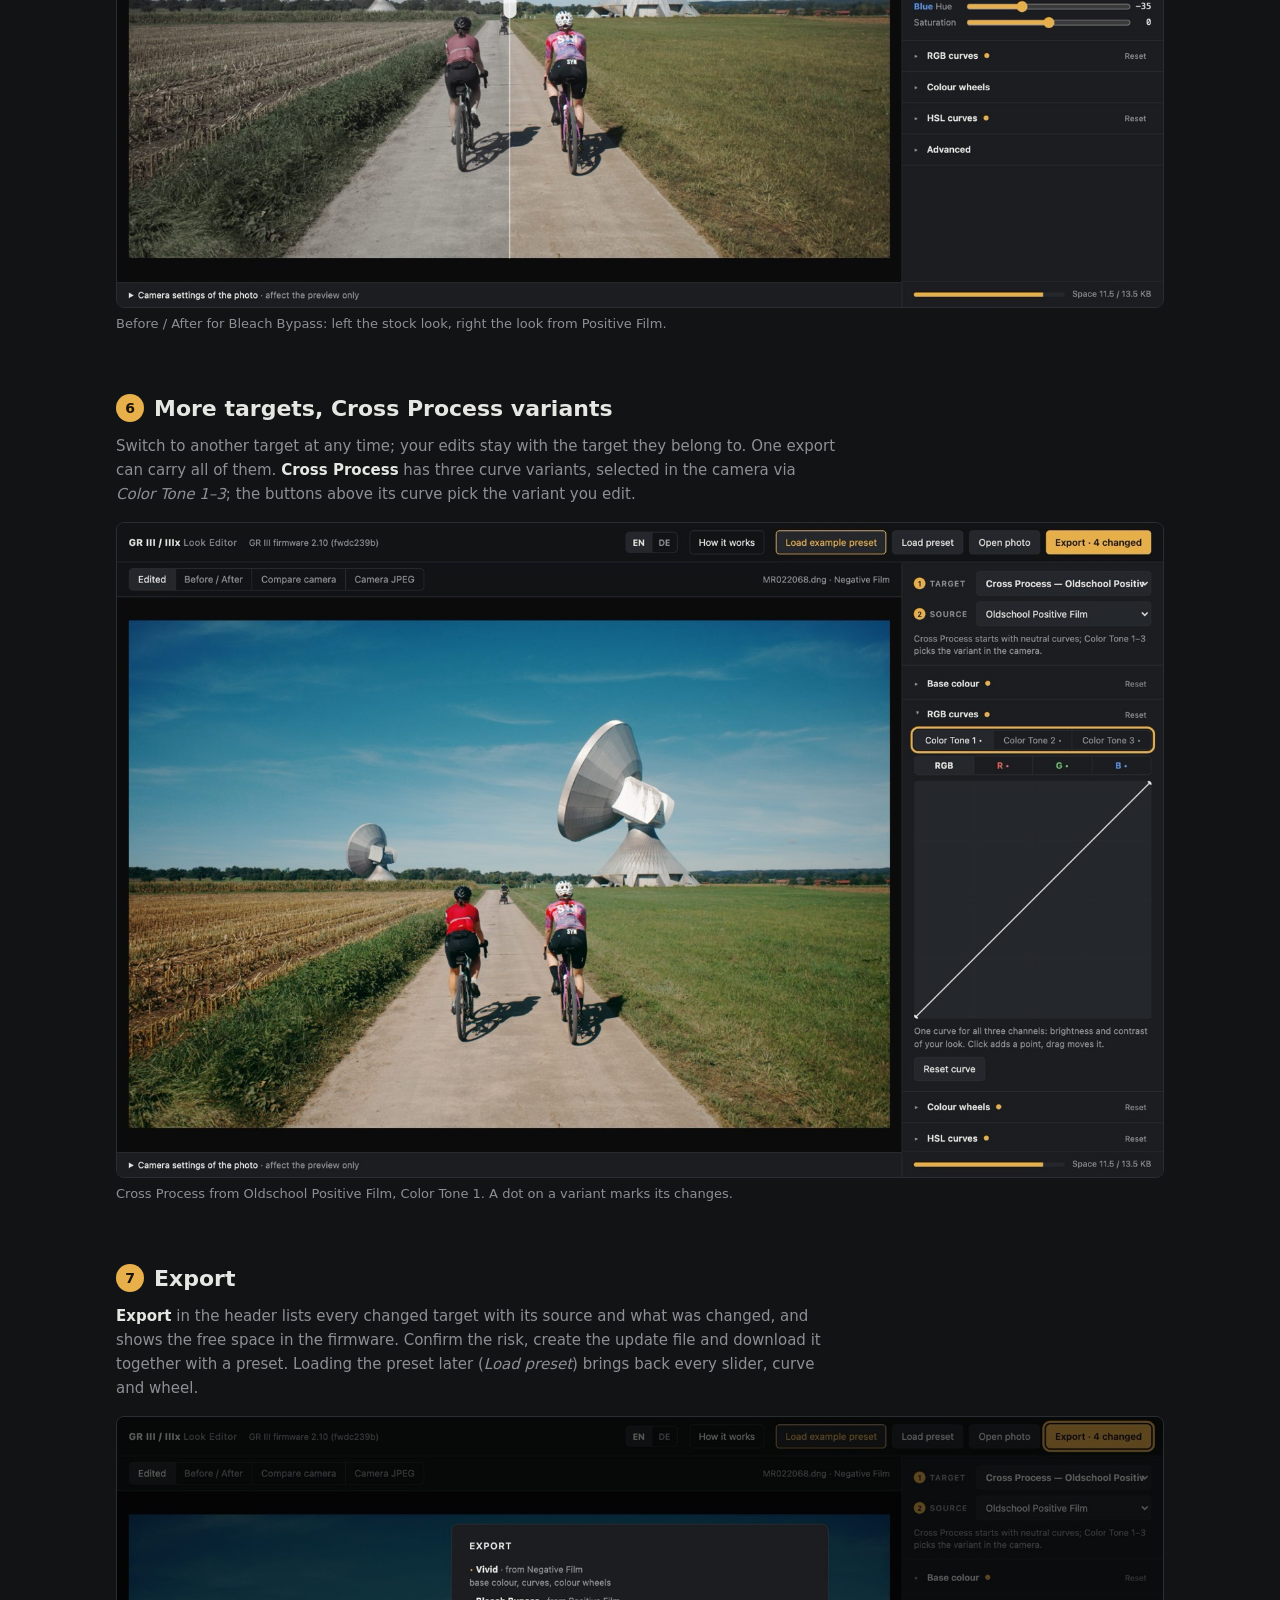
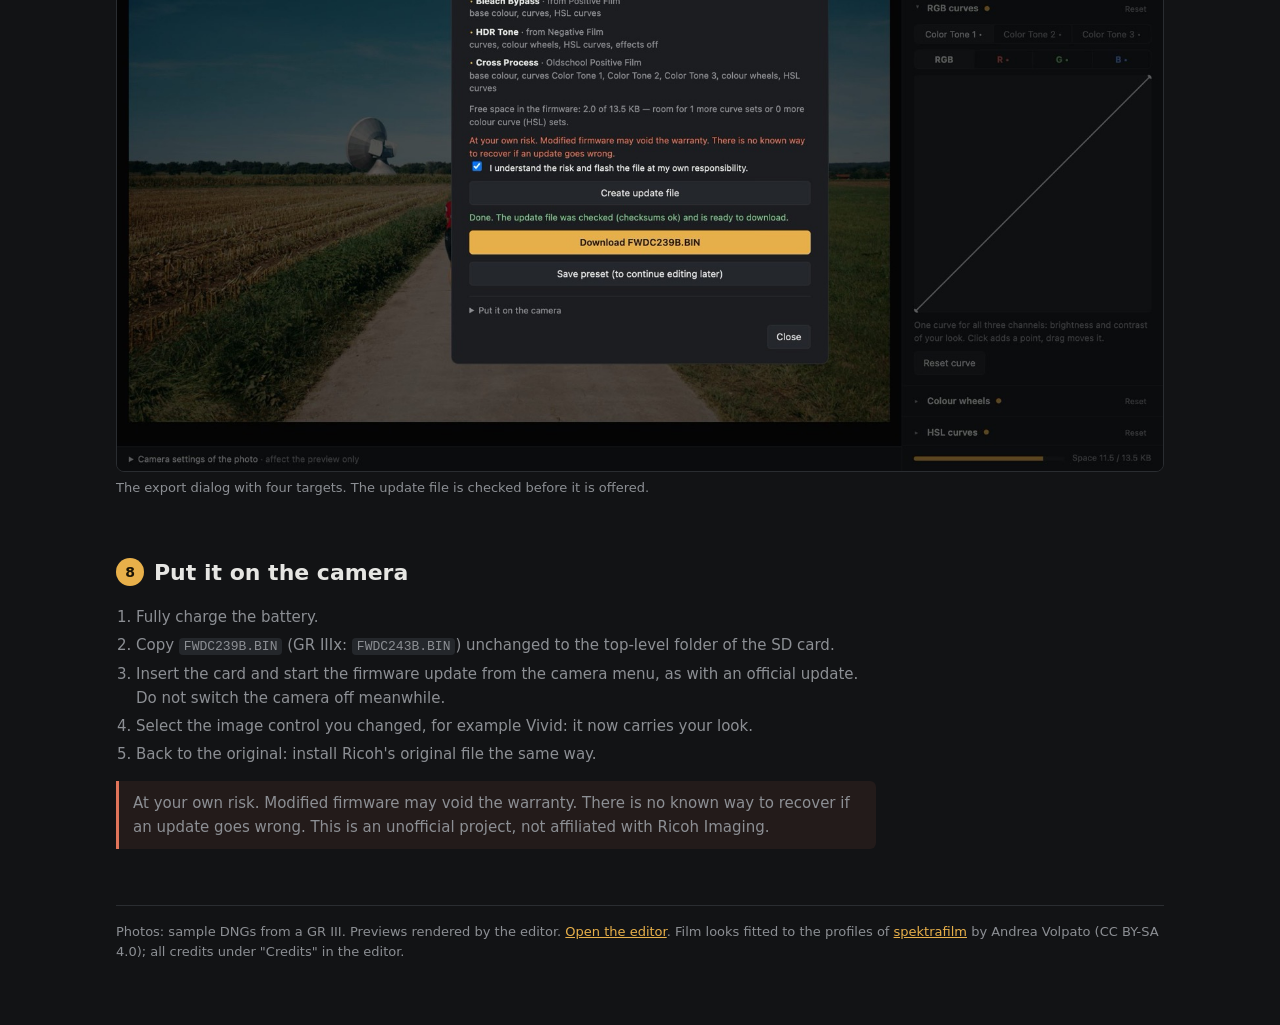
<file: editor/static/tutorial.html>
<!doctype html>
<html lang="en">
<head>
<meta charset="utf-8">
<meta name="viewport" content="width=device-width, initial-scale=1">
<title>Look Editor Tutorial</title>
<link rel="icon" href="data:,">
<style>
:root {
  --bg: #121315; --panel: #1b1d20; --line: #2a2d31; --text: #e6e6e3; --muted: #8c8f94;
  --accent: #e8b04a; --warn: #e0745a; --field: #24272b;
  font: 15px/1.6 -apple-system, BlinkMacSystemFont, "Inter", system-ui, sans-serif;
}
* { box-sizing: border-box; }
[hidden] { display: none !important; }
html, body { margin: 0; background: var(--bg); color: var(--text); }
a { color: var(--accent); }
header {
  position: sticky; top: 0; z-index: 5; display: flex; align-items: center; gap: 16px;
  padding: 10px 16px; border-bottom: 1px solid var(--line); background: rgba(18,19,21,.94); backdrop-filter: blur(6px);
}
.brand { font-weight: 700; letter-spacing: .04em; font-size: 13px; }
.brand span { font-weight: 400; color: var(--muted); }
header .grow { flex: 1; }
.seg { display: inline-flex; border: 1px solid var(--line); border-radius: 6px; overflow: hidden; }
.seg button { background: none; border: 0; color: var(--muted); padding: 5px 10px; cursor: pointer; font: 600 12px/1.4 inherit; font-family: inherit; }
.seg button + button { border-left: 1px solid var(--line); }
.seg button.on { background: var(--field); color: var(--text); }
.btn { display: inline-block; background: var(--field); color: var(--text); border: 1px solid var(--line);
  border-radius: 6px; padding: 7px 14px; font: inherit; font-size: 13px; text-decoration: none; cursor: pointer; }
.btn:hover { border-color: #444; }
.btn.primary { background: var(--accent); border-color: var(--accent); color: #1a1407; font-weight: 600; }

main { max-width: 1080px; margin: 0 auto; padding: 0 16px 64px; }
.hero { padding: 48px 0 24px; }
.hero h1 { font-size: 34px; line-height: 1.15; margin: 0 0 12px; letter-spacing: -.01em; }
.hero p { color: var(--muted); max-width: 680px; margin: 0 0 18px; font-size: 16px; }
.hero .row { display: flex; gap: 10px; flex-wrap: wrap; }
h2 { font-size: 22px; margin: 56px 0 8px; }
h2 .num { display: inline-grid; place-items: center; width: 28px; height: 28px; margin-right: 10px; border-radius: 50%;
  background: var(--accent); color: #1a1407; font-size: 14px; vertical-align: 3px; }
.lead { color: var(--muted); max-width: 720px; margin: 0 0 16px; }
p b, li b { color: var(--text); }
.toc { display: flex; flex-wrap: wrap; gap: 6px 16px; padding: 14px 0; border-top: 1px solid var(--line); border-bottom: 1px solid var(--line); font-size: 13px; }
.toc a { color: var(--muted); text-decoration: none; }
.toc a:hover { color: var(--text); }

/* gallery: one photo, the camera JPEG against a look, with a slider */
.viewer { background: var(--panel); border: 1px solid var(--line); border-radius: 10px; padding: 14px; }
.looks { display: flex; flex-wrap: wrap; gap: 6px; margin-bottom: 12px; }
.looks button { background: var(--field); color: var(--muted); border: 1px solid var(--line); border-radius: 999px;
  padding: 5px 12px; font: inherit; font-size: 13px; cursor: pointer; }
.looks button.on { color: #1a1407; background: var(--accent); border-color: var(--accent); font-weight: 600; }
.compare { position: relative; margin: 0 auto; background: #0b0b0c; border-radius: 6px; overflow: hidden; cursor: ew-resize;
  -webkit-user-select: none; user-select: none; -webkit-touch-callout: none; -webkit-tap-highlight-color: transparent; touch-action: none; }
.compare img { display: block; width: 100%; height: auto; pointer-events: none; -webkit-user-drag: none; }

.compare .top { position: absolute; top: 0; bottom: 0; right: 0; width: calc(100% - var(--cut, 50%)); overflow: hidden; }
.compare .top img { position: absolute; top: 0; right: 0; width: var(--w, 100%); max-width: none; height: 100%; }
.compare .bar { position: absolute; top: 0; bottom: 0; left: var(--cut, 50%); width: 0; border-left: 2px solid rgba(255,255,255,.85); cursor: ew-resize; }
.compare .bar::after { content: ""; position: absolute; top: 50%; left: -10px; width: 18px; height: 40px; margin-top: -20px; border-radius: 9px; background: rgba(255,255,255,.9); }
.compare .tag { position: absolute; top: 10px; padding: 2px 8px; border-radius: 4px; background: rgba(0,0,0,.6); font-size: 12px; pointer-events: none; }
.compare .tag.l { left: 10px; } .compare .tag.r { right: 10px; }
.desc { margin: 12px 2px 4px; color: var(--muted); font-size: 14px; min-height: 3em; }
.desc b { color: var(--text); }
.thumbs { display: flex; gap: 8px; overflow-x: auto; padding: 10px 2px 2px; }
.thumbs button { flex: none; padding: 0; border: 2px solid transparent; border-radius: 6px; background: none; cursor: pointer; overflow: hidden; }
.thumbs button.on { border-color: var(--accent); }
.thumbs img { display: block; height: 72px; width: auto; }
.compare.portrait { max-width: min(520px, 46vh); }

/* steps */
figure { margin: 16px 0 0; }
figure img { display: block; width: 100%; height: auto; border: 1px solid var(--line); border-radius: 8px; cursor: zoom-in; }
figcaption { color: var(--muted); font-size: 13px; margin-top: 6px; }
.two { display: grid; grid-template-columns: 1fr 1fr; gap: 16px; }
ul.tips, ol.tips { color: var(--muted); padding-left: 20px; max-width: 760px; }
ul.tips li, ol.tips li { margin: 4px 0; }
.note { border-left: 3px solid var(--accent); background: rgba(232,176,74,.07); padding: 10px 14px; border-radius: 0 6px 6px 0; color: var(--muted); max-width: 760px; }
.note.warn { border-color: var(--warn); background: rgba(224,116,90,.08); }
code { font-size: 13px; background: var(--field); padding: 1px 5px; border-radius: 4px; }
dialog { border: 0; padding: 0; background: none; max-width: 96vw; max-height: 96vh; }
dialog img { display: block; max-width: 96vw; max-height: 92vh; border-radius: 6px; }
dialog::backdrop { background: rgba(0,0,0,.85); }
footer { color: var(--muted); font-size: 13px; border-top: 1px solid var(--line); padding-top: 16px; margin-top: 56px; }

@media (max-width: 760px) {
  .hero h1 { font-size: 26px; }
  .two { grid-template-columns: 1fr; }
  header .brand span { display: none; }
}
</style>
</head>
<body>
<header>
  <div class="brand">GR III / IIIx <span>Look Editor · Tutorial</span></div>
  <div class="grow"></div>
  <div class="seg" id="lang" role="group" aria-label="Language">
    <button data-lang="en" type="button">EN</button><button data-lang="de" type="button">DE</button>
  </div>
  <a class="btn primary" href="index.html" data-t="open_editor">Open the editor</a>
</header>

<main>
  <section class="hero">
    <h1 data-t="title">Your own looks on the GR III</h1>
    <p data-t-html="intro"></p>
    <p class="note" data-t-html="slots"></p>
    <div class="row">
      <a class="btn primary" href="index.html?preset=tutorial" data-t="try_preset">Open the editor with these looks</a>
      <a class="btn" href="presets/tutorial.looks.json" download="tutorial.looks.json" data-t="dl_preset">Download the preset</a>
    </div>
  </section>

  <nav class="toc" id="toc"></nav>

  <section id="looks">
    <h2 data-t="looks_h">The four looks of this tutorial</h2>
    <p class="lead" data-t-html="looks_lead"></p>
    <div class="viewer">
      <div class="looks" id="look-tabs"></div>
      <div class="compare" id="compare">
        <img id="img-base" alt="" draggable="false">
        <div class="top"><img id="img-look" alt="" draggable="false"></div>
        <div class="bar" id="bar"></div>
        <span class="tag l" data-t="camera_jpeg">Camera JPEG</span><span class="tag r" id="tag-look"></span>
      </div>
      <p class="desc" id="look-desc"></p>
      <div class="thumbs" id="thumbs"></div>
    </div>
  </section>

  <section id="s1">
    <h2><span class="num">1</span><span data-t="s1_h">Load the camera firmware</span></h2>
    <p class="lead" data-t-html="s1"></p>
    <figure><img src="tutorial/01-firmware.jpg" alt="" loading="lazy"><figcaption data-t="s1_c"></figcaption></figure>
  </section>

  <section id="s2">
    <h2><span class="num">2</span><span data-t="s2_h">Open a photo</span></h2>
    <p class="lead" data-t-html="s2"></p>
    <figure><img src="tutorial/02-photo.jpg" alt="" loading="lazy"><figcaption data-t="s2_c"></figcaption></figure>
  </section>

  <section id="s3">
    <h2><span class="num">3</span><span data-t="s3_h">Choose a target and a source</span></h2>
    <p class="lead" data-t-html="s3"></p>
    <figure><img src="tutorial/03-target-source.jpg" alt="" loading="lazy"><figcaption data-t="s3_c"></figcaption></figure>
    <ul class="tips">
      <li data-t-html="s3_t1"></li>
      <li data-t-html="s3_t2"></li>
      <li data-t-html="s3_t3"></li>
    </ul>
  </section>

  <section id="s4">
    <h2><span class="num">4</span><span data-t="s4_h">Shape the look</span></h2>
    <p class="lead" data-t-html="s4"></p>
    <div class="two">
      <figure><img src="tutorial/04-curves.jpg" alt="" loading="lazy"><figcaption data-t="s4_c1"></figcaption></figure>
      <figure><img src="tutorial/05-wheels.jpg" alt="" loading="lazy"><figcaption data-t="s4_c2"></figcaption></figure>
    </div>
    <figure><img src="tutorial/06-hsl.jpg" alt="" loading="lazy"><figcaption data-t="s4_c3"></figcaption></figure>
    <ul class="tips">
      <li data-t-html="s4_t1"></li>
      <li data-t-html="s4_t2"></li>
      <li data-t-html="s4_t3"></li>
      <li data-t-html="s4_t4"></li>
    </ul>
  </section>

  <section id="s5">
    <h2><span class="num">5</span><span data-t="s5_h">Compare</span></h2>
    <p class="lead" data-t-html="s5"></p>
    <figure><img src="tutorial/07-before-after.jpg" alt="" loading="lazy"><figcaption data-t="s5_c"></figcaption></figure>
  </section>

  <section id="s6">
    <h2><span class="num">6</span><span data-t="s6_h">More targets, Cross Process variants</span></h2>
    <p class="lead" data-t-html="s6"></p>
    <figure><img src="tutorial/08-cross-process.jpg" alt="" loading="lazy"><figcaption data-t="s6_c"></figcaption></figure>
  </section>

  <section id="s7">
    <h2><span class="num">7</span><span data-t="s7_h">Export</span></h2>
    <p class="lead" data-t-html="s7"></p>
    <figure><img src="tutorial/09-export.jpg" alt="" loading="lazy"><figcaption data-t="s7_c"></figcaption></figure>
  </section>

  <section id="s8">
    <h2><span class="num">8</span><span data-t="s8_h">Put it on the camera</span></h2>
    <ol class="tips">
      <li data-t-html="s8_1"></li>
      <li data-t-html="s8_2"></li>
      <li data-t-html="s8_3"></li>
      <li data-t-html="s8_4"></li>
      <li data-t-html="s8_5"></li>
    </ol>
    <p class="note warn" data-t="risk"></p>
  </section>

  <footer data-t-html="footer"></footer>
</main>

<dialog id="zoom"><img id="zoom-img" alt=""></dialog>

<script>
// Texts in English and German; the choice is shared with the editor (localStorage "lang").
const T = {
  en: {
    open_editor: "Open the editor",
    title: "Your own looks on the GR III",
    intro: "The Look Editor builds image controls of your own into Ricoh's official firmware update for the GR III and GR IIIx. This tutorial walks through one session with four looks, from loading the firmware to flashing the camera. Everything runs in your browser; nothing is uploaded.",
    try_preset: "Open the editor with these looks", dl_preset: "Download the preset",
    looks_h: "The four looks of this tutorial",
    slots: "<b>About the names:</b> “Vivid”, “Bleach Bypass”, “HDR Tone” and “Cross Process” below are the <b>slots</b> in the camera menu that these new looks overwrite, not Ricoh's original image controls. After flashing, choosing Bleach Bypass in the camera gives you the new look shown here; the other image controls stay as Ricoh made them.",
    new_in: "New look in {look}",
    looks_lead: "Each look overwrites one image control of the camera and starts from the colours of another (the name before the arrow is the overwritten slot, the one after it the starting colours). Drag the slider to compare with the camera JPEG, pick a photo below. The renders are the editor's preview of the raw file; Cross Process is shown with Color Tone 1.",
    camera_jpeg: "Camera JPEG",
    look_Vivid: "Vivid", look_BleechBypass_GR: "Bleach Bypass", look_HdrCuisine: "HDR Tone", look_CrossProcess: "Cross Process",
    desc_Vivid: "<b>Vivid ← Negative Film.</b> Negative Film's soft colours, saturation ×1.34, a curve that deepens the shadows, cyan in the shadows and warm highlights from the colour wheels.",
    desc_BleechBypass_GR: "<b>Bleach Bypass ← Positive Film.</b> Positive Film's colours with red and blue turned (calibration: red −5, blue −35), a light S-curve, and HSL that moves yellow and green towards a warmer, more even tone.",
    desc_HdrCuisine: "<b>HDR Tone ← Negative Film.</b> HDR's effects off, so it is a plain image control. Negative Film's colours, darker shadows and brighter highlights from the wheels' luminance, a warm overall tint, and HSL that makes reds richer.",
    desc_CrossProcess: "<b>Cross Process ← Oldschool Positive Film.</b> The extra base Oldschool Positive Film (rich red, muted green and yellow, deep blacks), saturation ×1.2, three variants for Color Tone 1–3: 1 and 3 with teal shadows and warm highlights, 3 stronger. HSL boosts red and calms blue.",
    toc_looks: "Looks", toc_1: "Firmware", toc_2: "Photo", toc_3: "Target & source", toc_4: "Edit", toc_5: "Compare", toc_6: "Cross Process", toc_7: "Export", toc_8: "Camera",
    s1_h: "Load the camera firmware",
    s1: "The editor works on Ricoh's update file: GR III <b>2.10</b> (<code>fwdc239b.bin</code>) or GR IIIx <b>1.60</b> (<code>fwdc243b.bin</code>), from <a href=\"https://www.ricoh-imaging.co.jp/english/products/gr-3/firmup/index.html\" target=\"_blank\" rel=\"noopener\">Ricoh's firmware page</a>. Drop it onto the window. The editor checks that it is exactly that build and that it packs back into the same file; other versions are refused.",
    s1_c: "The firmware screen. The file stays in the browser.",
    s2_h: "Open a photo",
    s2: "Open a <b>DNG</b> from your camera, or drop it onto the preview. The editor renders it with the camera's own colour matrices and tone curves and fits the preview to the JPEG embedded in the DNG. Until you choose a target, it shows the photo's own image control.",
    s2_c: "A photo taken in Negative Film, before any edit. Top left the views, top right the buttons for presets and photos.",
    s3_h: "Choose a target and a source",
    s3: "<b>Target</b> is the image control of the camera that gets your look, for example Vivid. <b>Source</b> is the colours it starts from, for example Negative Film, or the target's own. The edit column below then belongs to that target alone; every other image control stays as Ricoh made it.",
    s3_c: "Vivid as the target, built from Negative Film. The menu shows each target's state: stock, from another look, edited (●).",
    s3_t1: "Retro, Bleach Bypass, HDR Tone and Cross Process are not offered as sources. As targets they start from their own colours.",
    s3_t2: "Changing the source later keeps your curves, wheels and HSL; only the base underneath changes.",
    s3_t3: "The extra base <b>Oldschool Positive Film</b> sets a colour matrix and a tone curve of its own; the target keeps its look data.",
    s4_h: "Shape the look",
    s4: "The column has one section per kind of edit: <b>Base colour</b> (saturation, hue, calibration of red, green and blue), <b>RGB curves</b>, <b>Colour wheels</b>, <b>HSL curves</b> and <b>Advanced</b> (matrix values, copying curves). A dot marks a changed section; each has its own reset.",
    s4_c1: "RGB curves of Vivid: one curve on all three channels. Click adds a point, drag moves it, double-click removes it.",
    s4_c2: "Colour wheels: cyan into the shadows, warm into the highlights. The slider under each wheel changes brightness.",
    s4_c3: "HSL curves of Bleach Bypass: hue, saturation and luminance per colour, as the camera's hue-selective stage can do them (the steps are drawn dashed).",
    s4_t1: "The curves and wheels are written into the target's own channel curves in the firmware.",
    s4_t2: "HSL cannot follow any curve: per quarter of the colour circle the camera has at most 5 steps, 11 in all. The preview shows exactly those steps.",
    s4_t3: "The camera's own settings (contrast, saturation, highlights, shadows …) keep working on top of your look. Under <i>Camera settings of the photo</i> you can try them in the preview.",
    s4_t4: "HDR Tone as a target always has its effects off: a plain image control with colours of its own.",
    s5_h: "Compare",
    s5: "<b>Before / After</b> puts the target's stock look next to your edit, <b>Compare camera</b> the camera JPEG next to the preview, <b>Camera JPEG</b> shows the JPEG alone. Drag the line to move the split.",
    s5_c: "Before / After for Bleach Bypass: left the stock look, right the look from Positive Film.",
    s6_h: "More targets, Cross Process variants",
    s6: "Switch to another target at any time; your edits stay with the target they belong to. One export can carry all of them. <b>Cross Process</b> has three curve variants, selected in the camera via <i>Color Tone 1–3</i>; the buttons above its curve pick the variant you edit.",
    s6_c: "Cross Process from Oldschool Positive Film, Color Tone 1. A dot on a variant marks its changes.",
    s7_h: "Export",
    s7: "<b>Export</b> in the header lists every changed target with its source and what was changed, and shows the free space in the firmware. Confirm the risk, create the update file and download it together with a preset. Loading the preset later (<i>Load preset</i>) brings back every slider, curve and wheel.",
    s7_c: "The export dialog with four targets. The update file is checked before it is offered.",
    s8_h: "Put it on the camera",
    s8_1: "Fully charge the battery.",
    s8_2: "Copy <code>FWDC239B.BIN</code> (GR IIIx: <code>FWDC243B.BIN</code>) unchanged to the top-level folder of the SD card.",
    s8_3: "Insert the card and start the firmware update from the camera menu, as with an official update. Do not switch the camera off meanwhile.",
    s8_4: "Select the image control you changed, for example Vivid: it now carries your look.",
    s8_5: "Back to the original: install Ricoh's original file the same way.",
    risk: "At your own risk. Modified firmware may void the warranty. There is no known way to recover if an update goes wrong. This is an unofficial project, not affiliated with Ricoh Imaging.",
    footer: "Photos: sample DNGs from a GR III. Previews rendered by the editor. <a href=\"index.html\">Open the editor</a>. Film looks fitted to the profiles of <a href=\"https://github.com/andreavolpato/spektrafilm\" target=\"_blank\" rel=\"noopener\">spektrafilm</a> by Andrea Volpato (CC BY-SA 4.0); all credits under \"Credits\" in the editor.",
  },
  de: {
    open_editor: "Editor öffnen",
    title: "Eigene Looks für die GR III",
    intro: "Der Look-Editor baut eigene Bildstile in Ricohs offizielles Firmware-Update für GR III und GR IIIx ein. Dieses Tutorial zeigt eine Sitzung mit vier Looks, vom Laden der Firmware bis zum Aufspielen auf die Kamera. Alles läuft in deinem Browser, nichts wird hochgeladen.",
    try_preset: "Editor mit diesen Looks öffnen", dl_preset: "Preset herunterladen",
    looks_h: "Die vier Looks dieses Tutorials",
    slots: "<b>Zu den Namen:</b> „Vivid“, „Bleach Bypass“, „HDR-Ton“ und „Cross Process“ sind hier die <b>Plätze</b> im Kameramenü, die diese neuen Looks überschreiben, nicht Ricohs Original-Bildstile. Nach dem Aufspielen bekommst du bei Bleach Bypass in der Kamera den hier gezeigten neuen Look; die übrigen Bildstile bleiben, wie Ricoh sie gemacht hat.",
    new_in: "Neuer Look in {look}",
    looks_lead: "Jeder Look überschreibt einen Bildstil der Kamera und startet mit den Farben eines anderen (vor dem Pfeil der überschriebene Platz, dahinter die Ausgangsfarben). Zieh den Regler für den Vergleich mit dem Kamera-JPEG, wähl unten ein Foto. Die Bilder sind die Vorschau des Editors aus der RAW-Datei; Cross Process ist mit Farbton 1 gezeigt.",
    camera_jpeg: "Kamera-JPEG",
    look_Vivid: "Vivid", look_BleechBypass_GR: "Bleach Bypass", look_HdrCuisine: "HDR-Ton", look_CrossProcess: "Cross Process",
    desc_Vivid: "<b>Vivid ← Negative Film.</b> Die weichen Farben von Negative Film, Sättigung ×1,34, eine Kurve, die die Schatten vertieft, Cyan in den Schatten und warme Lichter aus den Farbrädern.",
    desc_BleechBypass_GR: "<b>Bleach Bypass ← Positive Film.</b> Die Farben von Positive Film mit gedrehtem Rot und Blau (Kalibrierung: Rot −5, Blau −35), eine leichte S-Kurve und HSL, das Gelb und Grün zu einem wärmeren, ruhigeren Ton schiebt.",
    desc_HdrCuisine: "<b>HDR-Ton ← Negative Film.</b> HDR-Effekte aus, also ein normaler Bildstil. Farben von Negative Film, dunklere Schatten und hellere Lichter über die Helligkeit der Farbräder, ein warmer Gesamtton und HSL für satteres Rot.",
    desc_CrossProcess: "<b>Cross Process ← Oldschool Positive Film.</b> Die Grundlage Oldschool Positive Film (kräftiges Rot, gedämpftes Grün und Gelb, tiefe Schwärzen), Sättigung ×1,2, drei Varianten für Farbton 1–3: 1 und 3 mit petrolfarbenen Schatten und warmen Lichtern, 3 kräftiger. HSL verstärkt Rot und beruhigt Blau.",
    toc_looks: "Looks", toc_1: "Firmware", toc_2: "Foto", toc_3: "Ziel & Quelle", toc_4: "Bearbeiten", toc_5: "Vergleichen", toc_6: "Cross Process", toc_7: "Export", toc_8: "Kamera",
    s1_h: "Kamera-Firmware laden",
    s1: "Der Editor arbeitet mit Ricohs Update-Datei: GR III <b>2.10</b> (<code>fwdc239b.bin</code>) oder GR IIIx <b>1.60</b> (<code>fwdc243b.bin</code>), zu finden auf <a href=\"https://www.ricoh-imaging.co.jp/english/products/gr-3/firmup/index.html\" target=\"_blank\" rel=\"noopener\">Ricohs Firmware-Seite</a>. Zieh sie ins Fenster. Der Editor prüft, dass es genau dieser Stand ist und dass sie sich wieder zur selben Datei packen lässt; andere Versionen lehnt er ab.",
    s1_c: "Der Firmware-Bildschirm. Die Datei bleibt im Browser.",
    s2_h: "Foto öffnen",
    s2: "Öffne ein <b>DNG</b> deiner Kamera oder zieh es auf die Vorschau. Der Editor rechnet es mit den Farbmatrizen und Tonkurven der Kamera und gleicht die Vorschau am JPEG ab, das im DNG steckt. Solange kein Ziel gewählt ist, zeigt er den Bildstil des Fotos.",
    s2_c: "Ein Foto in Negative Film, noch unbearbeitet. Oben links die Ansichten, oben rechts die Knöpfe für Presets und Fotos.",
    s3_h: "Ziel und Quelle wählen",
    s3: "<b>Ziel</b> ist der Bildstil der Kamera, der deinen Look bekommt, zum Beispiel Vivid. <b>Quelle</b> sind die Farben, mit denen er startet, zum Beispiel Negative Film oder die eigenen des Ziels. Die Spalte darunter gehört dann nur diesem Ziel; alle anderen Bildstile bleiben, wie Ricoh sie gemacht hat.",
    s3_c: "Vivid als Ziel, aus Negative Film. Das Menü zeigt den Zustand jedes Ziels: original, aus einem anderen Look, bearbeitet (●).",
    s3_t1: "Retro, Bleach Bypass, HDR-Ton und Cross Process werden nicht als Quelle angeboten. Als Ziel starten sie mit ihren eigenen Farben.",
    s3_t2: "Ein späterer Quellwechsel behält Kurven, Farbräder und HSL; nur die Grundlage darunter wechselt.",
    s3_t3: "Die Grundlage <b>Oldschool Positive Film</b> bringt eine eigene Farbmatrix und Tonkurve mit; das Ziel behält seine Look-Daten.",
    s4_h: "Den Look formen",
    s4: "Die Spalte hat einen Abschnitt pro Art der Bearbeitung: <b>Grundfarbe</b> (Sättigung, Farbton, Kalibrierung von Rot, Grün und Blau), <b>RGB-Kurven</b>, <b>Farbräder</b>, <b>HSL-Kurven</b> und <b>Erweitert</b> (Matrix-Werte, Kurven kopieren). Ein Punkt markiert einen geänderten Abschnitt, jeder hat sein eigenes Zurücksetzen.",
    s4_c1: "RGB-Kurven von Vivid: eine Kurve auf allen drei Kanälen. Klick setzt einen Punkt, Ziehen verschiebt ihn, Doppelklick entfernt ihn.",
    s4_c2: "Farbräder: Cyan in die Schatten, Wärme in die Lichter. Der Regler unter jedem Rad ändert die Helligkeit.",
    s4_c3: "HSL-Kurven von Bleach Bypass: Farbton, Sättigung und Helligkeit pro Farbe, so wie die farbtonselektive Stufe der Kamera sie kann (die Stufen sind gestrichelt).",
    s4_t1: "Kurven und Farbräder landen in den eigenen Kanalkurven des Ziels in der Firmware.",
    s4_t2: "HSL kann nicht jeder Kurve folgen: Pro Viertel des Farbkreises hat die Kamera höchstens 5 Stufen, insgesamt 11. Die Vorschau zeigt genau diese Stufen.",
    s4_t3: "Die Einstellungen der Kamera (Kontrast, Sättigung, Lichter, Schatten …) wirken weiter auf deinen Look. Unter <i>Kamera-Einstellungen der Aufnahme</i> kannst du sie in der Vorschau ausprobieren.",
    s4_t4: "HDR-Ton als Ziel hat seine Effekte immer aus: ein normaler Bildstil mit eigenen Farben.",
    s5_h: "Vergleichen",
    s5: "<b>Vorher / Nachher</b> stellt den Original-Look des Ziels neben deine Bearbeitung, <b>Vergleich Kamera</b> das Kamera-JPEG neben die Vorschau, <b>Kamera-JPEG</b> zeigt das JPEG allein. Die Linie lässt sich verschieben.",
    s5_c: "Vorher / Nachher für Bleach Bypass: links der Original-Look, rechts der Look aus Positive Film.",
    s6_h: "Weitere Ziele, Varianten von Cross Process",
    s6: "Du kannst jederzeit zu einem anderen Ziel wechseln; deine Änderungen bleiben bei ihrem Ziel. Ein Export nimmt alle mit. <b>Cross Process</b> hat drei Kurven-Varianten, in der Kamera über <i>Farbton 1–3</i> gewählt; die Knöpfe über seiner Kurve wählen die Variante, die du bearbeitest.",
    s6_c: "Cross Process aus Oldschool Positive Film, Farbton 1. Ein Punkt an einer Variante markiert ihre Änderungen.",
    s7_h: "Export",
    s7: "<b>Export</b> in der Kopfzeile listet jedes geänderte Ziel mit Quelle und Änderungen und zeigt den freien Platz in der Firmware. Risiko bestätigen, Update-Datei erstellen und zusammen mit einem Preset herunterladen. Später bringt <i>Preset laden</i> jeden Regler, jede Kurve und jedes Farbrad zurück.",
    s7_c: "Der Export-Dialog mit vier Zielen. Die Update-Datei wird geprüft, bevor sie angeboten wird.",
    s8_h: "Auf die Kamera spielen",
    s8_1: "Akku voll laden.",
    s8_2: "<code>FWDC239B.BIN</code> (GR IIIx: <code>FWDC243B.BIN</code>) unverändert ins oberste Verzeichnis der SD-Karte kopieren.",
    s8_3: "Karte einlegen und das Firmware-Update im Menü der Kamera starten, wie bei einem offiziellen Update. Kamera dabei nicht ausschalten.",
    s8_4: "Den geänderten Bildstil wählen, zum Beispiel Vivid: Er trägt jetzt deinen Look.",
    s8_5: "Zurück zum Original: die Originaldatei von Ricoh genauso aufspielen.",
    risk: "Auf eigenes Risiko. Veränderte Firmware kann die Garantie kosten. Für den Fall, dass ein Update schiefgeht, ist noch kein Rettungsweg bekannt. Inoffizielles Projekt, nicht mit Ricoh Imaging verbunden.",
    footer: "Fotos: Beispiel-DNGs einer GR III. Vorschauen vom Editor gerechnet. <a href=\"index.html\">Editor öffnen</a>. Film-Looks an die Profile von <a href=\"https://github.com/andreavolpato/spektrafilm\" target=\"_blank\" rel=\"noopener\">spektrafilm</a> von Andrea Volpato gefittet (CC BY-SA 4.0); alle Credits unter „Credits“ im Editor.",
  },
};
let LANG = (() => { try { const l = localStorage.getItem("lang"); if (T[l]) return l; } catch {} return "en"; })();
const t = (k) => T[LANG][k] ?? T.en[k] ?? k;

const PHOTOS = ["MR022068", "MR019241", "MR022069", "MR022070"];
const LOOKS = ["Vivid", "BleechBypass_GR", "HdrCuisine", "CrossProcess"];
const TOC = [["looks", "toc_looks"], ["s1", "toc_1"], ["s2", "toc_2"], ["s3", "toc_3"], ["s4", "toc_4"], ["s5", "toc_5"], ["s6", "toc_6"], ["s7", "toc_7"], ["s8", "toc_8"]];
const view = { photo: PHOTOS[0], look: LOOKS[0] };
const $ = (id) => document.getElementById(id);
const img = (p, l) => `tutorial/gallery/${p}-${l}.jpg`;

function render() {
  document.documentElement.lang = LANG;
  for (const el of document.querySelectorAll("[data-t]")) el.textContent = t(el.dataset.t);
  for (const el of document.querySelectorAll("[data-t-html]")) el.innerHTML = t(el.dataset.tHtml);
  for (const b of document.querySelectorAll("#lang button")) b.classList.toggle("on", b.dataset.lang === LANG);
  $("toc").innerHTML = TOC.map(([id, k]) => `<a href="#${id}">${t(k)}</a>`).join("");
  $("look-tabs").innerHTML = LOOKS.map((l) => `<button type="button" data-look="${l}" class="${l === view.look ? "on" : ""}">${t("look_" + l)}</button>`).join("");
  for (const b of $("look-tabs").children) b.onclick = () => { view.look = b.dataset.look; render(); };
  $("img-base").src = img(view.photo, "camera");
  preload(view.photo);
  $("img-look").src = img(view.photo, view.look);
  $("tag-look").textContent = t("new_in").replace("{look}", t("look_" + view.look));
  $("look-desc").innerHTML = t("desc_" + view.look);
  for (const b of $("thumbs").children) b.classList.toggle("on", b.dataset.photo === view.photo);
}

$("thumbs").innerHTML = PHOTOS.map((p) => `<button type="button" data-photo="${p}"><img src="${img(p, "camera")}" alt="${p}" loading="lazy"></button>`).join("");
for (const b of $("thumbs").children) b.onclick = () => { view.photo = b.dataset.photo; render(); };
// the look on top, cut from the left; its image keeps the full width so it lines up
const fit = () => $("compare").style.setProperty("--w", `${$("compare").clientWidth}px`);
$("img-base").onload = () => {
  $("compare").classList.toggle("portrait", $("img-base").naturalHeight > $("img-base").naturalWidth);
  fit();
};
new ResizeObserver(fit).observe($("compare"));
// every look of the shown photo in the cache, so switching does not flash
const preload = (p) => LOOKS.forEach((l) => { new Image().src = img(p, l); });

// the split between camera JPEG (left) and look (right)
const cmp = $("compare");
let drag = false;
const setCut = (e) => {
  const r = cmp.getBoundingClientRect();
  cmp.style.setProperty("--cut", `${Math.max(0, Math.min(100, (100 * (e.clientX - r.left)) / r.width))}%`);
};
cmp.addEventListener("pointerdown", (e) => { e.preventDefault(); drag = true; cmp.setPointerCapture(e.pointerId); setCut(e); });
cmp.addEventListener("dragstart", (e) => e.preventDefault());
cmp.addEventListener("pointermove", (e) => drag && setCut(e));
cmp.addEventListener("pointerup", () => { drag = false; });

for (const b of document.querySelectorAll("#lang button")) b.onclick = () => {
  LANG = b.dataset.lang;
  try { localStorage.setItem("lang", LANG); } catch {}
  render();
};
for (const im of document.querySelectorAll("figure img")) im.onclick = () => { $("zoom-img").src = im.src; $("zoom").showModal(); };
$("zoom").onclick = () => $("zoom").close();
render();
</script>
</body>
</html>
</file>
<file: editor/static/style.css>
:root {
  --bg: #121315;
  --panel: #1b1d20;
  --line: #2a2d31;
  --text: #e6e6e3;
  --muted: #8c8f94;
  --accent: #e8b04a;
  --warn: #e0745a;
  --ok: #7fbf8a;
  --field: #24272b;
  font: 13px/1.45 -apple-system, BlinkMacSystemFont, "Inter", system-ui, sans-serif;
}
* { box-sizing: border-box; }
[hidden] { display: none !important; }
html, body { margin: 0; height: 100%; background: var(--bg); color: var(--text); }
body { display: flex; flex-direction: column; }

header {
  display: flex; align-items: center; gap: 16px;
  padding: 10px 16px; border-bottom: 1px solid var(--line);
}
.brand { font-weight: 700; letter-spacing: .04em; }
.brand span { font-weight: 400; color: var(--muted); }
.brand .beta { margin-left: 6px; padding: 1px 6px; border-radius: 4px; font-size: 11px; font-weight: 600;
  letter-spacing: .02em; background: var(--accent); color: #1d1d20; vertical-align: 1px; }
.open { display: flex; gap: 8px; }
.fw { flex: 1; color: var(--muted); font-size: 12px; overflow: hidden; text-overflow: ellipsis; white-space: nowrap; }

main { flex: 1; display: flex; min-height: 0; }
.stage { flex: 1; display: flex; flex-direction: column; min-width: 0; }
aside {
  width: 340px; flex: none; overflow-y: auto;
  border-left: 1px solid var(--line); background: var(--panel);
}

.toolbar { display: flex; align-items: center; gap: 12px; padding: 8px 16px; border-bottom: 1px solid var(--line); }
.shot { color: var(--muted); font-size: 12px; margin-left: auto; text-align: right; }
.seg { display: inline-flex; border: 1px solid var(--line); border-radius: 6px; overflow: hidden; }
.seg button {
  background: none; border: 0; color: var(--muted); padding: 5px 12px; cursor: pointer; font: inherit;
}
.seg button + button { border-left: 1px solid var(--line); }
.seg button.on { background: var(--field); color: var(--text); }
.seg button:disabled { opacity: .4; cursor: default; }

.canvas-wrap { position: relative; flex: 1; min-height: 0; background: #0b0b0c; }
#view { position: absolute; inset: 16px; width: calc(100% - 32px); height: calc(100% - 32px); object-fit: contain; }
.empty, .busy {
  position: absolute; inset: 0; display: flex; flex-direction: column;
  align-items: center; justify-content: center; color: var(--muted); text-align: center;
}
.empty .hint { font-size: 12px; }
.canvas-wrap.drag { outline: 2px dashed var(--accent); outline-offset: -8px; }
.busy { background: rgba(0,0,0,.55); color: var(--text); }
.split { position: absolute; top: 0; bottom: 0; width: 0; border-left: 1px solid rgba(255,255,255,.8); cursor: ew-resize; }
.split .grip {
  position: absolute; top: 50%; left: -9px; width: 18px; height: 36px; margin-top: -18px;
  border-radius: 9px; background: rgba(255,255,255,.85);
}
.split::before { content: ""; position: absolute; top: 0; bottom: 0; left: -10px; width: 20px; }
.labels { position: absolute; top: 24px; left: 24px; right: 24px; display: flex; justify-content: space-between; pointer-events: none; }
.labels span { background: rgba(0,0,0,.6); padding: 2px 8px; border-radius: 4px; font-size: 12px; }

.panel { padding: 14px 16px; border-bottom: 1px solid var(--line); }
h2 { margin: 0 0 10px; font-size: 11px; text-transform: uppercase; letter-spacing: .08em; color: var(--muted); font-weight: 600; }
.addr { text-transform: none; letter-spacing: 0; font-weight: 400; font-family: ui-monospace, Menlo, monospace; }
.tag { text-transform: none; letter-spacing: 0; font-weight: 400; color: var(--accent); }

.matrix { display: grid; grid-template-columns: repeat(3, 1fr) 0; gap: 6px; }
.matrix input {
  width: 100%; background: var(--field); border: 1px solid var(--line); color: var(--text);
  border-radius: 4px; padding: 5px 6px; font: 12px ui-monospace, Menlo, monospace; text-align: right;
}
.matrix input:focus { outline: none; border-color: var(--accent); }
.matrix input.diff { color: var(--accent); }
.sums { margin: 6px 0 12px; font-size: 11px; color: var(--muted); font-family: ui-monospace, Menlo, monospace; }
.sums .bad { color: var(--warn); }

.slider { margin: 10px 0; }
.slider label { display: flex; justify-content: space-between; color: var(--muted); font-size: 12px; }
.slider output { color: var(--text); font-family: ui-monospace, Menlo, monospace; }
input[type=range] { width: 100%; accent-color: var(--accent); }
/* sliders that show their effect as a colour gradient (white balance) */
input[type=range].grad { -webkit-appearance: none; appearance: none; height: 18px; background: transparent; }
input[type=range].grad::-webkit-slider-runnable-track { height: 6px; border-radius: 3px; background: var(--grad); }
input[type=range].grad::-moz-range-track { height: 6px; border-radius: 3px; background: var(--grad); }
input[type=range].grad::-webkit-slider-thumb { -webkit-appearance: none; appearance: none; width: 14px; height: 14px;
  margin-top: -4px; border-radius: 50%; background: #f4f1ea; border: 2px solid #1d1d20; box-shadow: 0 0 0 1px rgba(255,255,255,.25); }
input[type=range].grad::-moz-range-thumb { width: 10px; height: 10px; border-radius: 50%; background: #f4f1ea;
  border: 2px solid #1d1d20; box-shadow: 0 0 0 1px rgba(255,255,255,.25); }
input[type=range].grad:focus-visible { outline: 1px solid var(--accent); outline-offset: 2px; }
/* colour temperature: the camera setting, so a low value renders blue and a high one warm;
   neutral sits near 5200 K (36 % of 2500..10000 K) */
#wb-k { --grad: linear-gradient(90deg, #3d6fd4 0%, #9db5e3 22%, #dcdad4 36%, #e8c487 62%, #e3902c 100%); }
#wb-ab { --grad: linear-gradient(90deg, #3d6fd4 0%, #dcdad4 50%, #e3902c 100%); }
#wb-gm { --grad: linear-gradient(90deg, #3fae4c 0%, #dcdad4 50%, #c24fb8 100%); }

.row { display: flex; gap: 8px; margin-top: 10px; }
.btn {
  display: inline-block; background: var(--field); color: var(--text); border: 1px solid var(--line);
  border-radius: 5px; padding: 6px 12px; cursor: pointer; font: inherit;
}
.btn:hover { border-color: #444; }
.btn.primary { background: var(--accent); border-color: var(--accent); color: #1a1407; font-weight: 600; }
.btn:disabled { opacity: .4; cursor: default; }

.note { font-size: 12px; color: var(--muted); margin: 8px 0 0; }
.note.warn { color: var(--warn); }
.muted { color: var(--muted); }
code { font-size: 11px; }
.field { display: block; font-size: 12px; color: var(--muted); margin: 10px 0; }
.field input {
  display: block; width: 100%; margin-top: 4px; background: var(--field); border: 1px solid var(--line);
  color: var(--text); border-radius: 4px; padding: 6px; font: 12px ui-monospace, Menlo, monospace;
}
.changes { list-style: none; margin: 0; padding: 0; font-size: 12px; }
.changes li { padding: 2px 0; }
.check { display: flex; gap: 8px; align-items: baseline; font-size: 12px; margin: 0 0 10px; }
h3 { margin: 14px 0 6px; font-size: 11px; color: var(--muted); font-weight: 600; }
.downloads { display: flex; flex-wrap: wrap; gap: 8px; margin-top: 10px; }
.downloads .btn { text-decoration: none; }
.downloads .note { flex-basis: 100%; }
#chan-curve, #chan-effective { width: 100%; display: block; background: var(--field); border-radius: 4px; }
#chan-curve { aspect-ratio: 1; cursor: crosshair; touch-action: none; }
#chan-effective { aspect-ratio: 560 / 300; }
#chan-curve:focus { outline: none; }
#chan-curve:focus-visible { outline: 1px solid var(--accent); }
.seg.small { display: flex; margin-bottom: 8px; }
.seg.small button { flex: 1; padding: 4px 6px; font-size: 12px; }
.seg.rgb button { font-weight: 700; }
.copy { display: grid; grid-template-columns: 1fr auto; gap: 4px 8px; align-items: center; margin-top: 10px; }
.copy label { grid-column: 1 / -1; font-size: 12px; color: var(--muted); }
.copy select {
  background: var(--field); color: var(--text); border: 1px solid var(--line);
  border-radius: 4px; padding: 5px; font: inherit; font-size: 12px;
}
.row + .row { margin-top: 6px; }
.wheels { display: grid; grid-template-columns: 1fr 1fr; gap: 12px 14px; }
.wheel { display: flex; flex-direction: column; align-items: center; gap: 4px; }
.wheel .title { font-size: 12px; color: var(--muted); align-self: stretch; display: flex; justify-content: space-between; }
.wheel .title output { color: var(--text); font-family: ui-monospace, Menlo, monospace; font-size: 11px; }
.wheel canvas { width: 100%; max-width: 140px; aspect-ratio: 1; cursor: crosshair; touch-action: none; }
.wheel input[type=range] { width: 100%; }
.wheel.on .title span { color: var(--accent); }

.calib { display: grid; grid-template-columns: auto 1fr auto; gap: 2px 8px; align-items: center; font-size: 12px; }
.calib .prim { font-weight: 700; }
.calib .lbl { color: var(--muted); }
.calib output { font-family: ui-monospace, Menlo, monospace; min-width: 3ch; text-align: right; }
.calib input[type=range] { width: 100%; }
.calib .gap { grid-column: 1 / -1; height: 4px; }
#hsl-curve { width: 100%; border-radius: 4px; display: block; margin: 6px 0 2px; touch-action: none; cursor: crosshair; }
#hsl-channels { margin-top: 4px; }
.hsl-foot { display: flex; justify-content: space-between; gap: 8px; align-items: baseline; }
.hsl-foot .note { margin: 0; }
#hsl-readout { font-family: ui-monospace, Menlo, monospace; font-size: 12px; color: var(--accent); white-space: nowrap; }

/* ---- streamlined layout ---------------------------------------------------- */
aside { width: 360px; display: flex; flex-direction: column; overflow: hidden; }
.btn.ghost { background: none; }
.btn.accent { border-color: var(--accent); color: var(--accent); }
.btn.accent:hover { background: color-mix(in srgb, var(--accent) 12%, transparent); }
.btn.wide { display: block; width: 100%; text-align: center; margin-top: 10px; }
.note.ok { color: var(--ok); }
select {
  width: 100%; background: var(--field); color: var(--text); border: 1px solid var(--line);
  border-radius: 5px; padding: 7px 8px; font: inherit;
}
select:focus { outline: none; border-color: var(--accent); }

details.adv { margin-top: 18px; border-top: 1px solid var(--line); padding-top: 10px; }
details summary { cursor: pointer; color: var(--muted); font-size: 12px; user-select: none; }
details summary:hover { color: var(--text); }
details.adv[open] summary { margin-bottom: 8px; }

.drawer { border-top: 1px solid var(--line); padding: 8px 16px; flex: none; background: var(--panel); }
.drawer summary { font-size: 12px; color: var(--text); }
.drawer-grid { display: grid; grid-template-columns: repeat(auto-fill, minmax(160px, 1fr)); gap: 0 18px; margin-top: 4px; }
.drawer-grid .check { align-self: center; margin: 10px 0 0; }
.drawer .note { margin: 4px 0 4px; }

.empty .big { font-size: 16px; color: var(--text); margin: 0 0 4px; }
.steps { text-align: left; color: var(--muted); font-size: 13px; line-height: 1.6; margin: 14px 0 0; padding-left: 20px; max-width: 460px; }
.steps b { color: var(--text); font-weight: 600; }
.howto { margin: 0; padding-left: 18px; font-size: 12.5px; line-height: 1.55; color: var(--muted); }
.howto li { margin: 2px 0; }
.changes li::before { content: "• "; color: var(--accent); }
.changes li.muted::before { content: ""; }
.downloads { display: block; margin-top: 0; }

dialog {
  max-width: 520px; background: var(--panel); color: var(--text); border: 1px solid var(--line);
  border-radius: 10px; padding: 20px 24px;
}
dialog::backdrop { background: rgba(0,0,0,.6); }
dialog h2 { font-size: 13px; color: var(--text); }
dialog .steps { max-width: none; margin-bottom: 12px; }
dialog form { margin-top: 16px; text-align: right; }

/* ---- firmware screen (web version) ------------------------------------------ */
.gate {
  position: fixed; inset: 0; z-index: 50; display: grid; place-items: center; padding: 16px;
  background: rgba(10, 11, 12, .92);
}
.gate[hidden] { display: none; }
.gate-box {
  width: min(520px, 100%); padding: 22px 24px; border: 1px dashed #4a4d52; border-radius: 10px;
  background: var(--panel); display: grid; gap: 10px;
}
.gate.drag .gate-box { border-color: var(--accent); background: rgba(232,176,74,.07); }
.gate.busy .gate-box { opacity: .75; cursor: progress; }
.gate h2 { margin: 0; font-size: 18px; }
.gate p { margin: 0; }
.gate a { color: var(--accent); }

/* ---- side panel: target and source pinned, one scrolling column, space pinned ---- */
.pick { flex: none; padding: 12px 16px 10px; border-bottom: 1px solid var(--line); display: grid; gap: 8px; }
.pick-row { display: grid; grid-template-columns: 78px 1fr; align-items: center; gap: 8px; }
.pick-row label { display: flex; align-items: center; gap: 6px; font-size: 11px; text-transform: uppercase;
  letter-spacing: .08em; color: var(--muted); font-weight: 600; }
.pick .num {
  display: inline-grid; place-items: center; width: 16px; height: 16px; flex: none;
  border-radius: 50%; background: var(--accent); color: #1a1407; font-size: 10px; letter-spacing: 0;
}
#target { font-weight: 600; }
.pick select:disabled { opacity: .5; }
.pick .note { margin: 0; }

.sections { flex: 1; min-height: 0; overflow-y: auto; padding: 4px 0 16px; }
.sections .none { padding: 12px 16px; margin: 0; }
details.sec { border-bottom: 1px solid var(--line); }
details.sec > summary {
  list-style: none; display: flex; align-items: center; gap: 8px; padding: 10px 16px;
  font-size: 12.5px; font-weight: 600; color: var(--text);
}
details.sec > summary::-webkit-details-marker { display: none; }
details.sec > summary::before { content: "▸"; color: var(--muted); width: 10px; transition: transform .12s; }
details.sec[open] > summary::before { transform: rotate(90deg); }
details.sec > summary .dot { width: 7px; height: 7px; border-radius: 50%; background: var(--accent); visibility: hidden; }
details.sec.dirty > summary .dot { visibility: visible; }
details.sec > summary .reset {
  margin-left: auto; background: none; border: 1px solid transparent; border-radius: 4px; color: var(--muted);
  font: inherit; font-size: 11px; font-weight: 400; padding: 2px 6px; cursor: pointer;
}
details.sec > summary .reset:hover:not(:disabled) { border-color: var(--line); color: var(--text); }
details.sec > summary .reset:disabled { visibility: hidden; }
details.sec .body { padding: 0 16px 14px; }
details.sec .body > .note:first-child { margin-top: 0; }
details.sec h3 { margin-top: 12px; }

.space { flex: none; display: flex; align-items: center; gap: 10px; padding: 9px 16px;
  border-top: 1px solid var(--line); font-size: 11.5px; color: var(--muted); }
.space .bar { flex: 1; height: 6px; border-radius: 3px; background: var(--field); overflow: hidden; }
.space .bar i { display: block; height: 100%; width: 0; background: var(--accent); }
.space.full .bar i { background: var(--warn); }
.space.full { color: var(--warn); }

.notice { display: flex; align-items: center; gap: 8px; padding: 6px 16px; font-size: 12px;
  border-bottom: 1px solid var(--line); background: rgba(127,191,138,.08); color: var(--text); }
.notice.warn { background: rgba(224,116,90,.1); color: var(--warn); }
.notice span { flex: 1; }
.notice .btn { padding: 0 8px; border: 0; }

#export-dlg { width: min(520px, calc(100vw - 32px)); }
#export-dlg .changes li { padding: 4px 0; }
#export-dlg form { margin-top: 12px; }
dialog .howto { padding-left: 18px; }
dialog details.adv { margin-top: 14px; }

@media (max-width: 820px) {
  header { flex-wrap: wrap; }
  main { flex-direction: column; overflow-y: auto; }
  .stage { min-height: 60vh; }
  aside { width: auto; border-left: 0; border-top: 1px solid var(--line); overflow: visible; }
  .sections { overflow: visible; }
}
.seg.rgb button:first-child { color: var(--text); }
.seg.lang button { padding: 5px 9px; font-size: 12px; font-weight: 600; }
dialog a { color: var(--accent); }
a.btn { text-decoration: none; }
header .btn { white-space: nowrap; }
@media (max-width: 1100px) { header { flex-wrap: wrap; row-gap: 8px; } header .fw { flex-basis: 120px; } }

/* fit to a LUT (lut.js) */
#lut-open { justify-self: start; }
#lut-dlg { width: min(520px, calc(100vw - 32px)); }
#lut-dlg > * + * { margin-top: 10px; }
#lut-dlg.busy { cursor: progress; }
#lut-dlg select { width: 100%; }
.lut-report { width: 100%; border-collapse: collapse; font-size: 12px; font-variant-numeric: tabular-nums; }
.lut-report th, .lut-report td { padding: 3px 6px; text-align: right; border-bottom: 1px solid var(--line); }
.lut-report th:first-child { text-align: left; font-weight: normal; color: var(--muted); }
.lut-report thead th { color: var(--muted); font-weight: normal; }
.lut-report tr.final td, .lut-report tr.final th { color: var(--text); font-weight: 600; }
.pick .note a { color: var(--accent); }
.pick-row .num:empty { visibility: hidden; }
/* the film's fit for the camera's highlight correction (lut.js renderHcBox) */
.pick-sub { margin-left: 86px; }
.pick-sub[open] summary { margin-bottom: 6px; }
.pick-sub .seg.small { margin: 6px 0 2px; }
.pick-sub .note + .note { margin-top: 6px; }

/* credits (index.html #credits) */
button.link { background: none; border: 0; padding: 0; color: var(--accent); font: inherit; cursor: pointer; text-decoration: underline; }
.howto.credits li { margin: 6px 0; }

/* filmstrip (filmstrip.js) */
.filmstrip { flex: none; border-top: 1px solid var(--line); background: var(--panel); }
.filmstrip .strip { display: flex; gap: 6px; overflow-x: auto; padding: 8px 16px; }
.thumb { position: relative; flex: none; margin: 0; padding: 2px; border: 2px solid var(--line);
  border-radius: 4px; background: var(--field); color: var(--text); cursor: pointer; }
.thumb:hover { border-color: var(--muted); }
.thumb.on { border-color: var(--accent); }
.thumb canvas { display: block; width: 84px; height: 56px; background: #0b0b0c; }
.thumb.loading canvas { animation: thumb-shimmer 1.2s ease-in-out infinite alternate; }
@keyframes thumb-shimmer { from { opacity: .35; } to { opacity: .75; } }
.thumb.err canvas { background: repeating-linear-gradient(45deg, #0b0b0c 0 8px, var(--field) 8px 16px); }
.thumb-name { position: absolute; left: 2px; right: 2px; bottom: 2px; padding: 1px 4px;
  font-size: 10px; background: rgba(0, 0, 0, .55); overflow: hidden;
  text-overflow: ellipsis; white-space: nowrap; }

/* the filmstrip's instant preview (filmstrip.js): the camera JPEG shown while
   the raw pipeline renders; sits above the busy overlay, below the split */
#preview-cover { position: absolute; inset: 16px; width: calc(100% - 32px); height: calc(100% - 32px);
  object-fit: contain; background: #0b0b0c; z-index: 1; }

.thumb.portrait canvas { width: 56px; height: 84px; }
</file>
